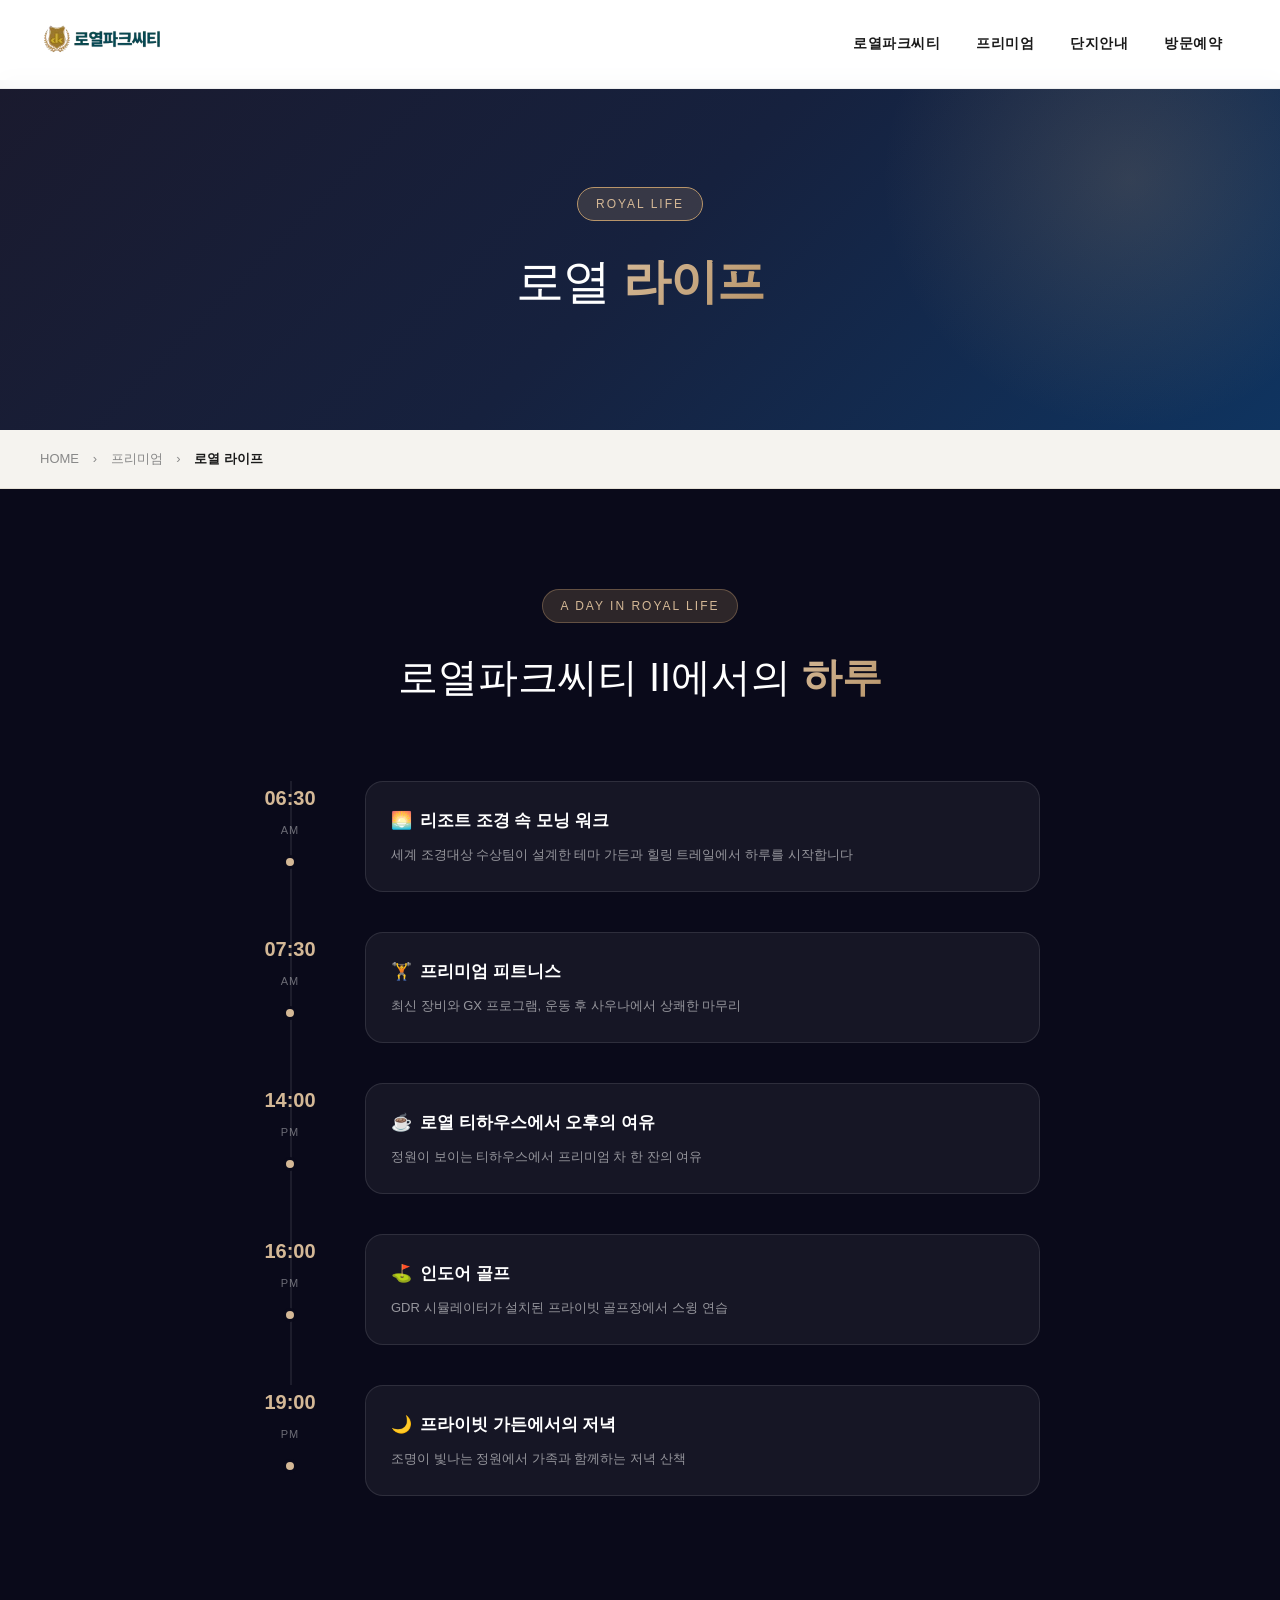
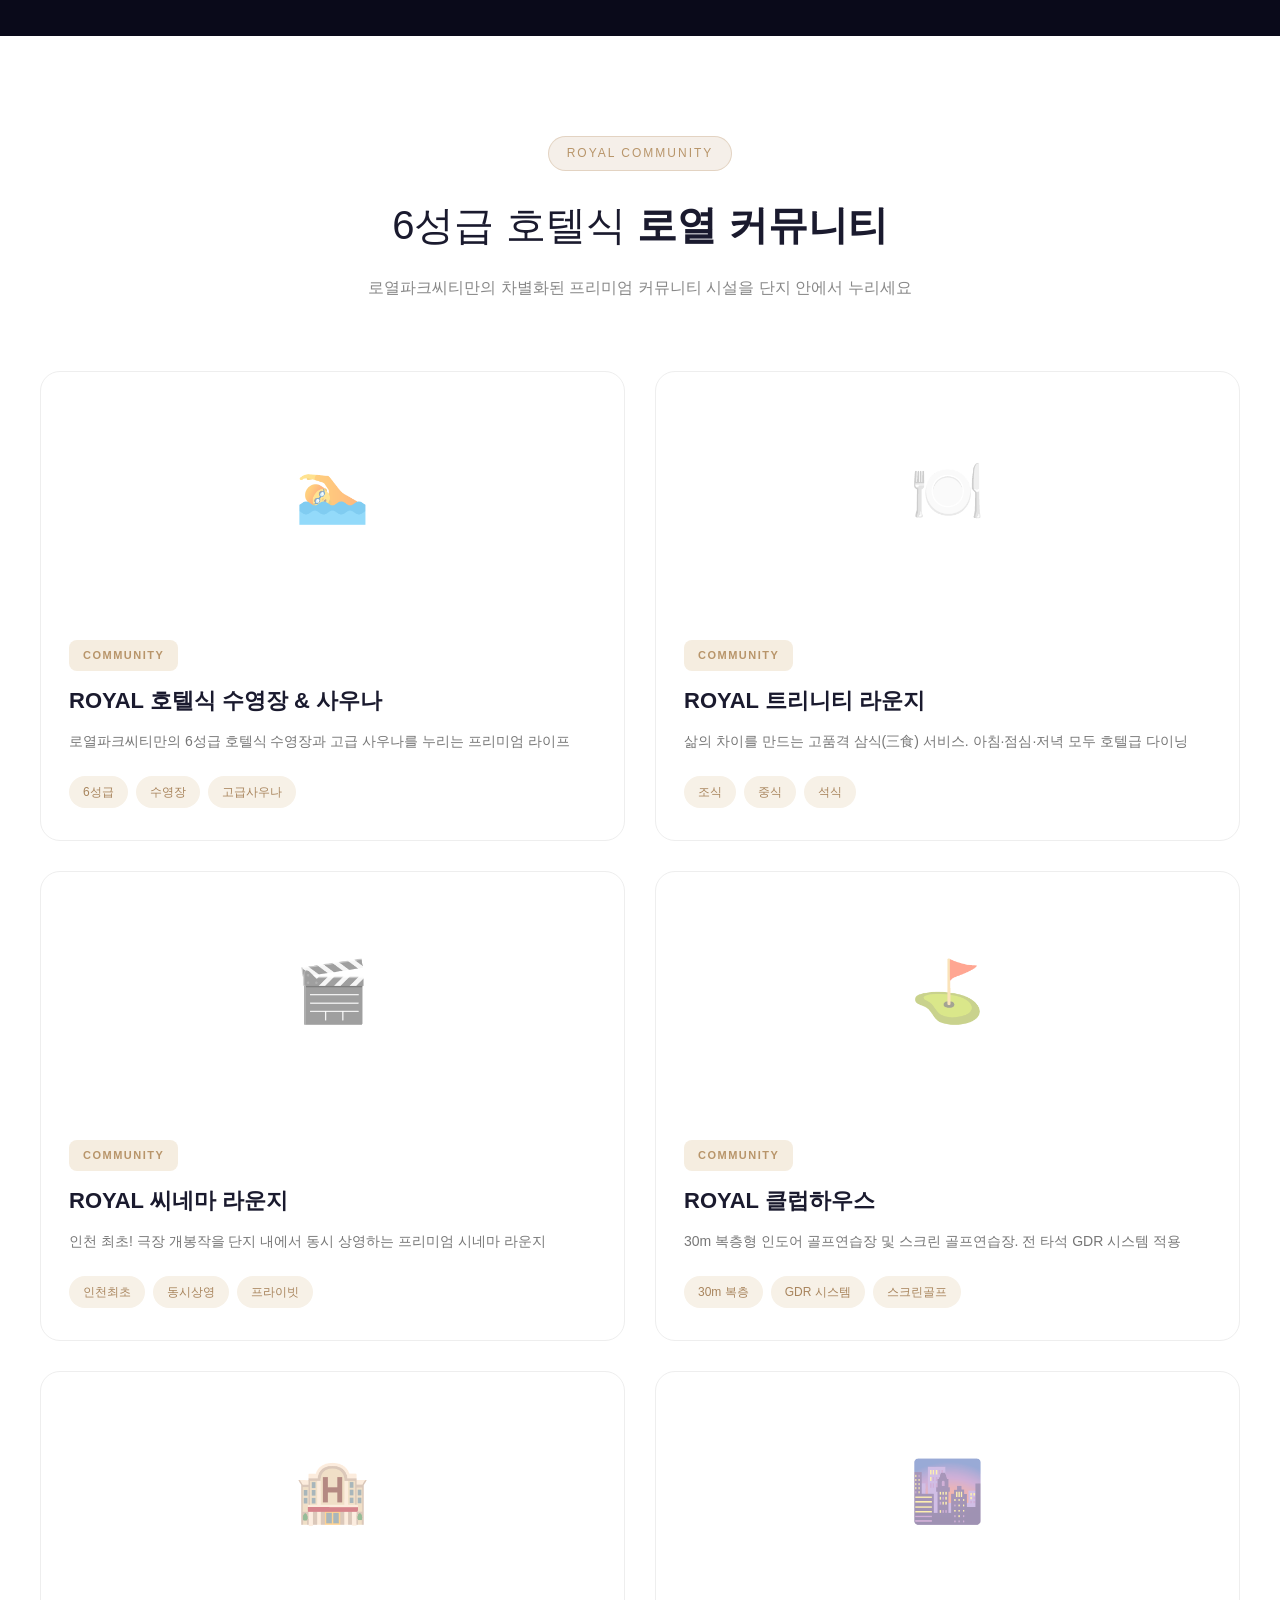
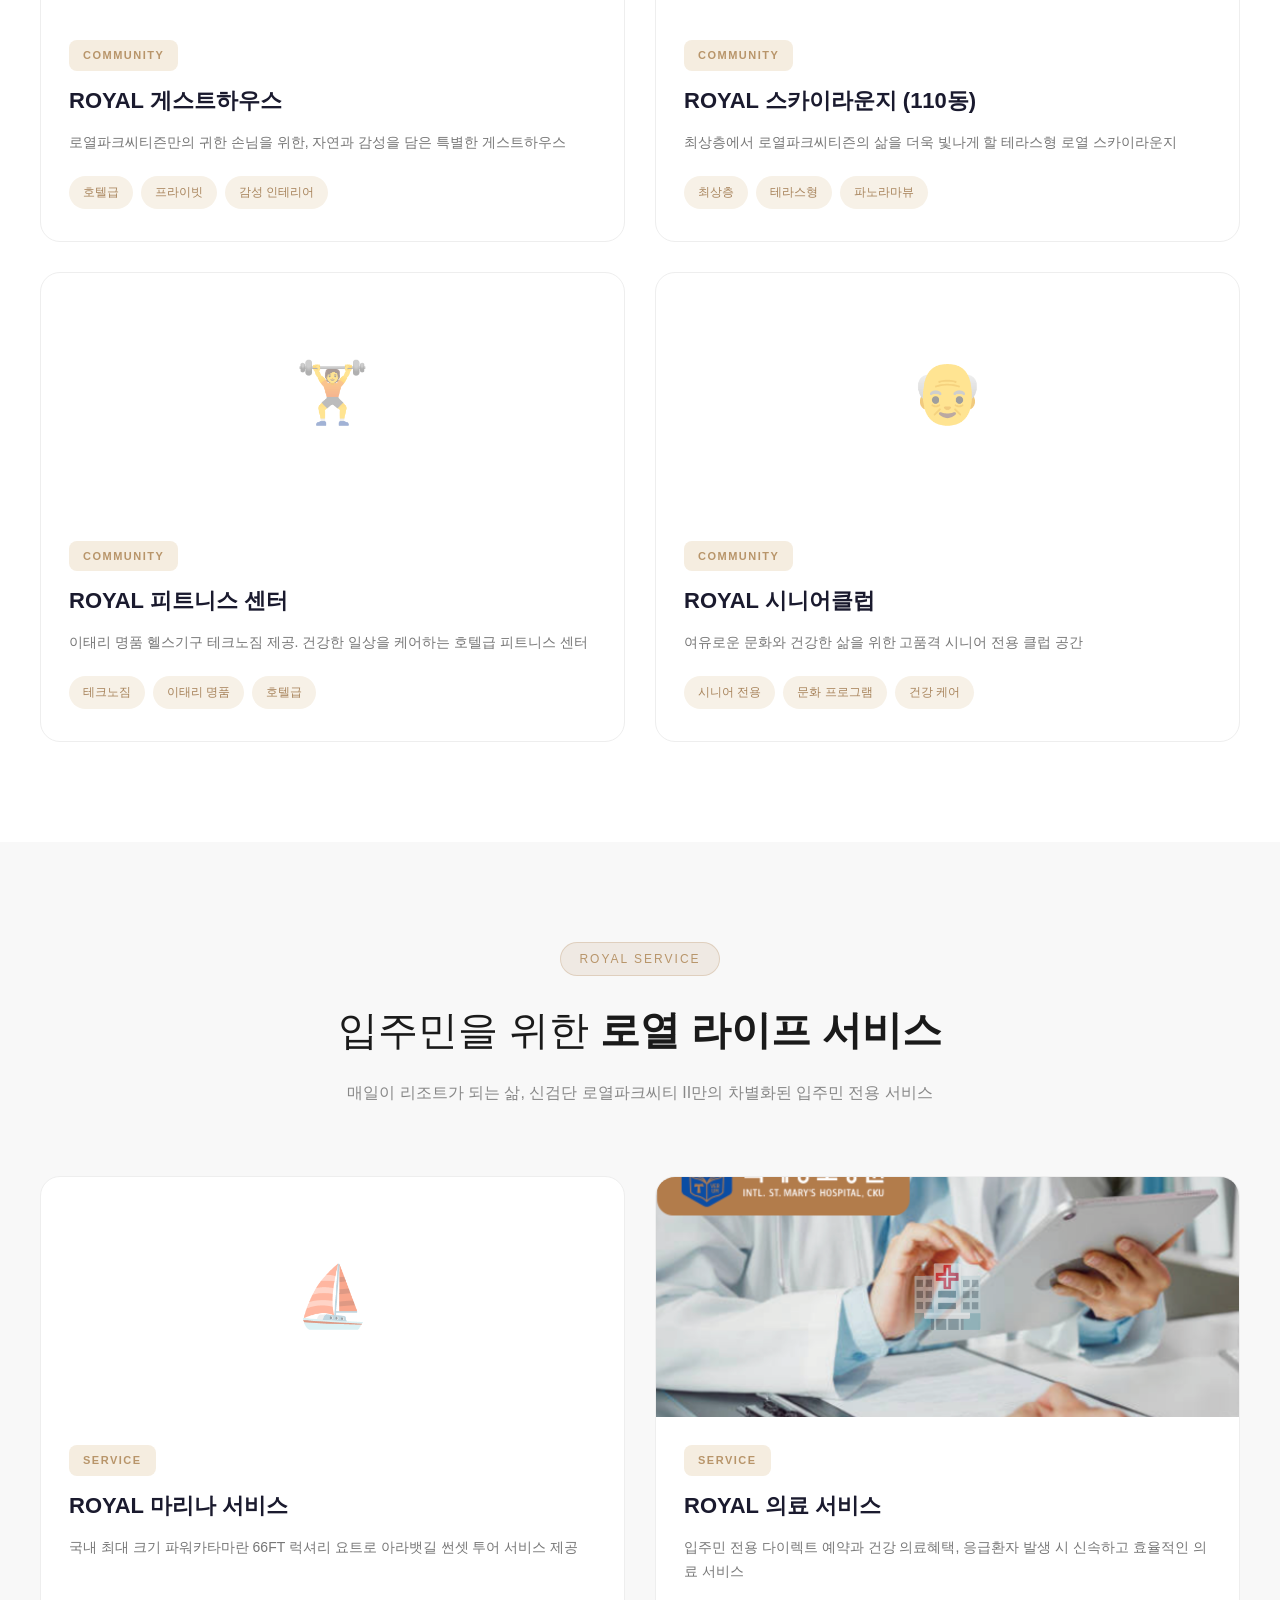
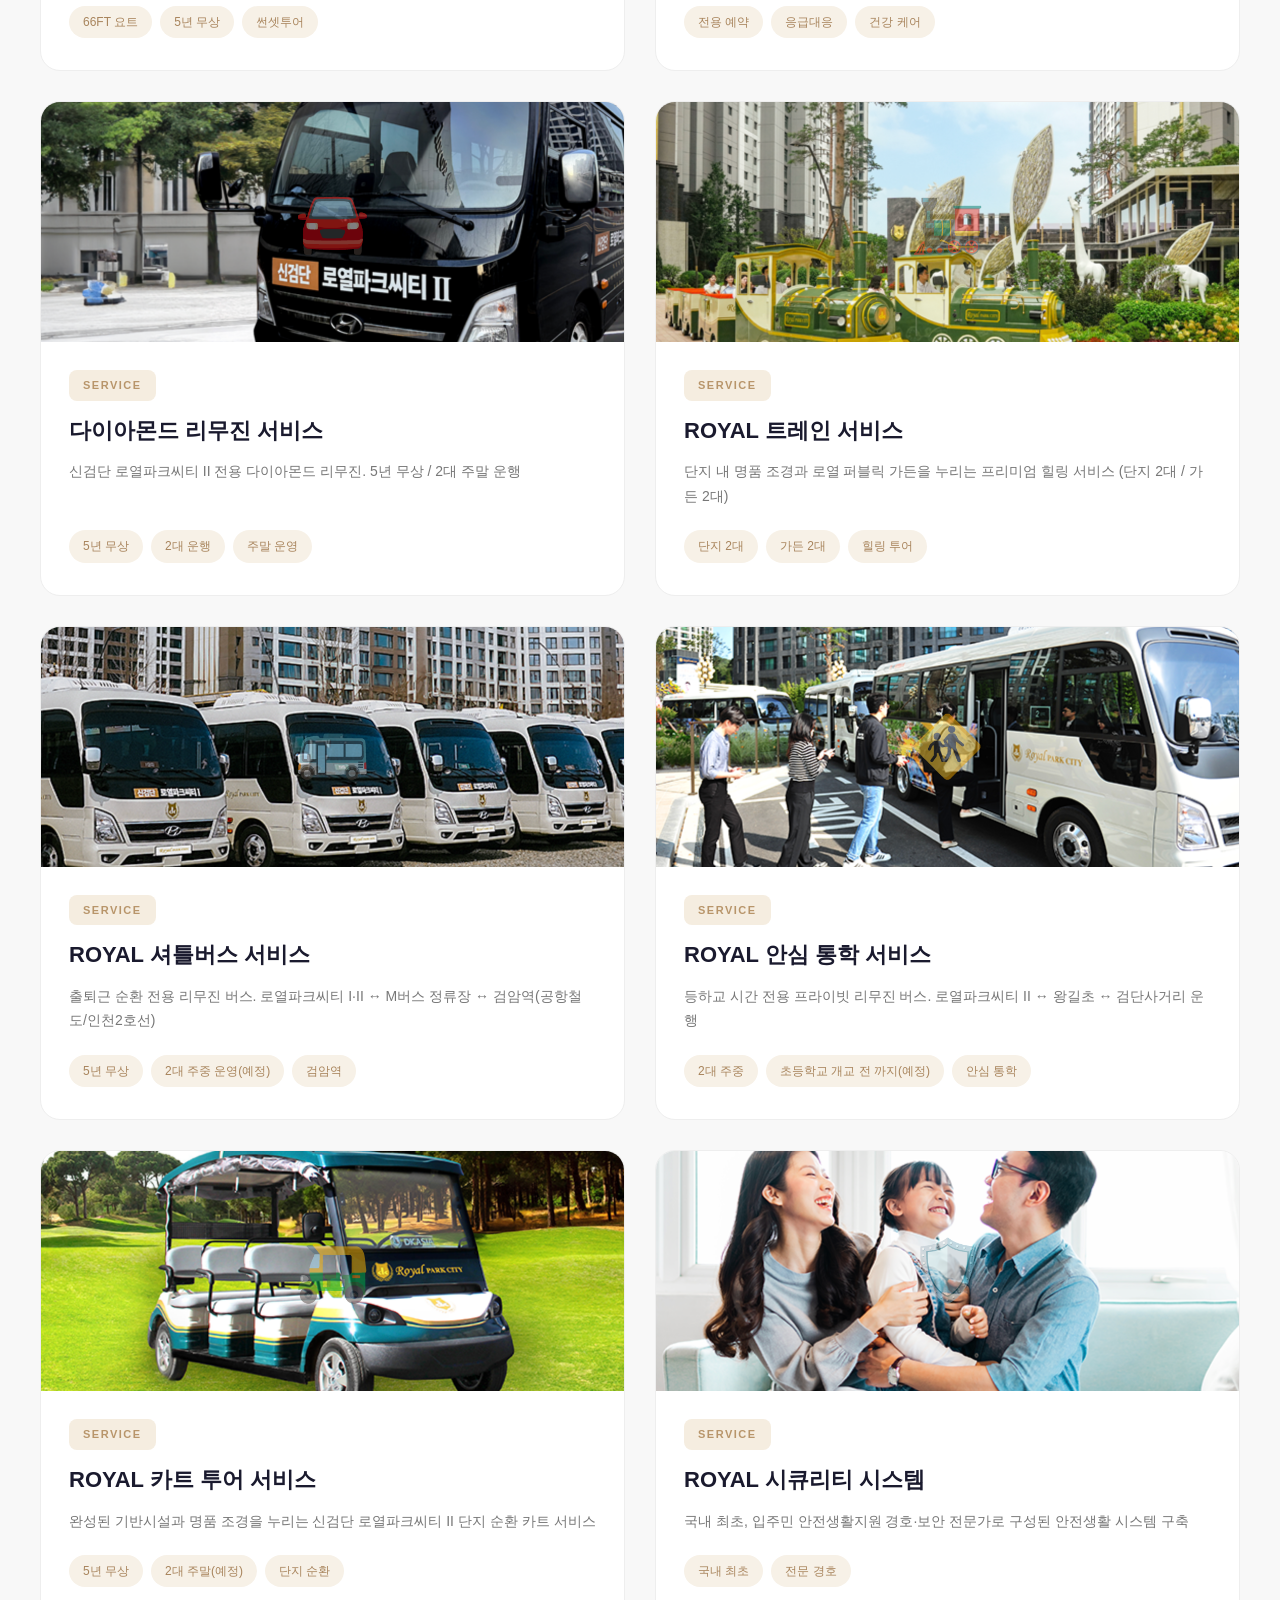
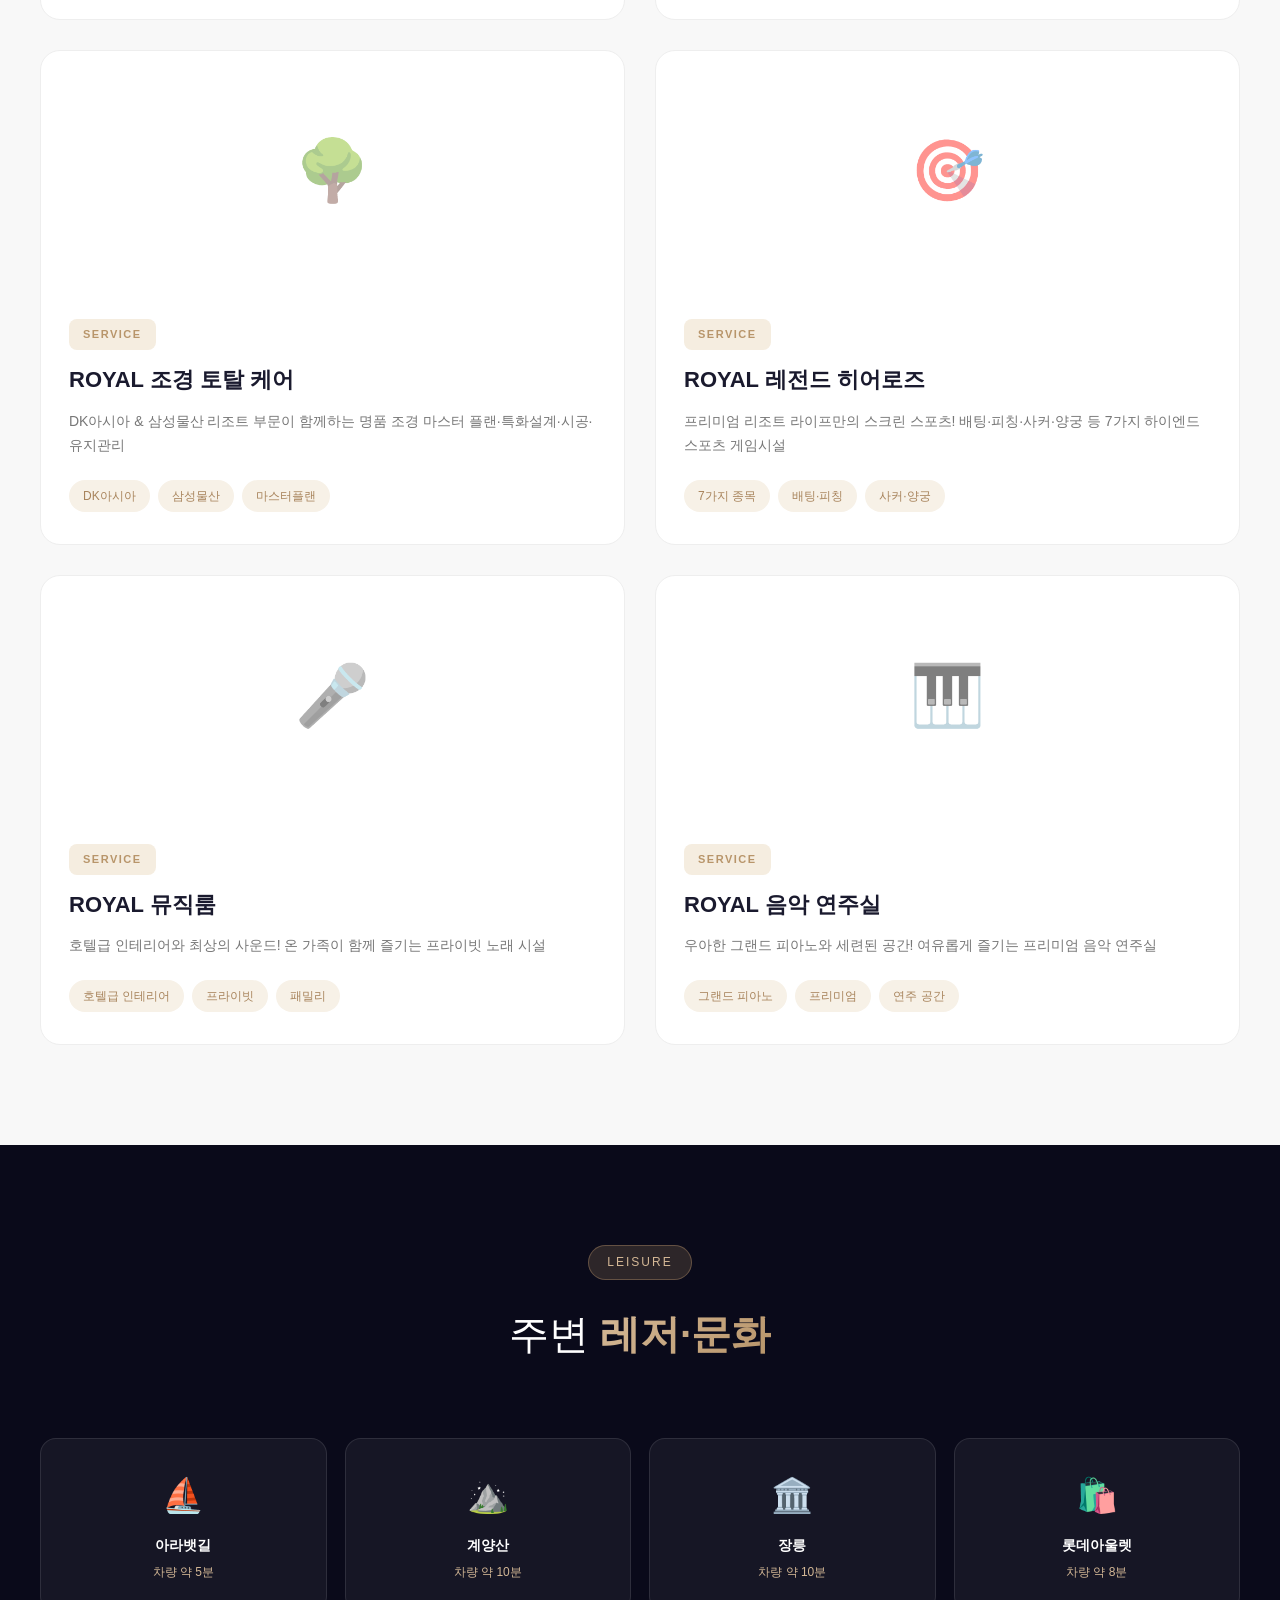
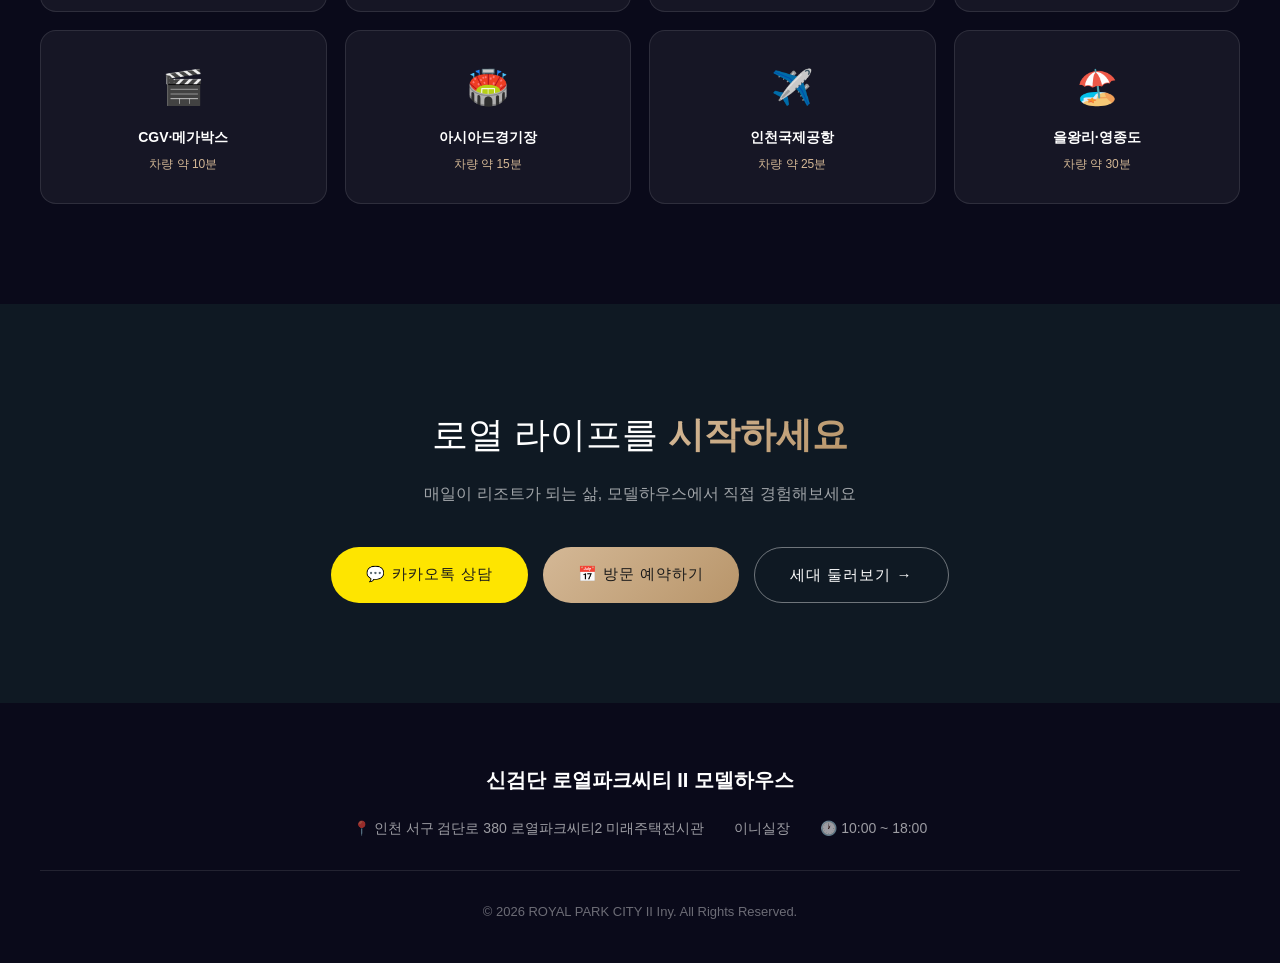
<file: premium/life.html>
<!DOCTYPE html>
<html lang="ko">
<head>
<meta charset="UTF-8">
<meta name="viewport" content="width=device-width, initial-scale=1.0">
<title>로열 라이프 | 신검단 로열파크씨티 II</title>
<link rel="stylesheet" href="../assets/css/style.css">
<style>


  


.sub-hero {
  height: 55vh; min-height: 400px; position: relative;
  display: flex; align-items: center; justify-content: center;
  text-align: center; color: white; background: #0f1923; overflow: hidden;
}
.sub-hero::after {
  content: ''; position: absolute; bottom: 0; left: 0; right: 0;
  height: 120px; background: linear-gradient(transparent, #0a0a1a);
}
.sub-hero-content { position: relative; z-index: 2; }
.sub-hero-breadcrumb { display: flex; align-items: center; justify-content: center; gap: 8px; font-size: 13px; color: rgba(255,255,255,0.5); margin-bottom: 20px; }
.sub-hero-breadcrumb a { color: rgba(255,255,255,0.5); text-decoration: none; }
.sub-hero-breadcrumb a:hover { color: #d4b896; }
.sub-hero-breadcrumb .sep { color: rgba(255,255,255,0.3); }
.sub-hero-breadcrumb .current { color: #d4b896; }
.sub-hero-tag { display: inline-block; padding: 8px 24px; background: rgba(184,149,106,0.2); border: 1px solid rgba(184,149,106,0.4); border-radius: 30px; font-size: 12px; letter-spacing: 3px; color: #d4b896; margin-bottom: 25px; }
.sub-hero h1 { font-size: 52px; font-weight: 300; margin-bottom: 15px; }
.sub-hero h1 strong { font-weight: 700; background: linear-gradient(135deg, #d4b896, #b8956a); -webkit-background-clip: text; -webkit-text-fill-color: transparent; }
.sub-hero p { font-size: 17px; color: rgba(255,255,255,0.7); }

.section-dark { background: #0a0a1a; color: white; padding: 100px 40px; }
.section-light { background: #fff; color: #1a1a2e; padding: 100px 40px; }
.section-gray { background: #f8f8f8; padding: 100px 40px; }
.section-inner { max-width: 1200px; margin: 0 auto; }
.section-header { text-align: center; margin-bottom: 70px; }
.section-header .label { display: inline-block; padding: 6px 18px; background: rgba(184,149,106,0.15); border: 1px solid rgba(184,149,106,0.3); border-radius: 20px; font-size: 12px; letter-spacing: 2px; color: #b8956a; margin-bottom: 20px; }
.section-dark .section-header .label { background: rgba(184,149,106,0.2); border-color: rgba(184,149,106,0.4); color: #d4b896; }
.section-header h2 { font-size: 40px; font-weight: 300; margin-bottom: 15px; }
.section-header h2 strong { font-weight: 700; }
.section-dark .section-header h2 strong { background: linear-gradient(135deg, #d4b896, #b8956a); -webkit-background-clip: text; -webkit-text-fill-color: transparent; }
.section-header p { font-size: 16px; color: #888; line-height: 1.7; }
.section-dark .section-header p { color: rgba(255,255,255,0.6); }

/* ===== 하루 타임라인 ===== */
.daily-timeline { max-width: 800px; margin: 0 auto; }
.daily-item {
  display: grid; grid-template-columns: 100px 1fr; gap: 25px;
  margin-bottom: 40px; position: relative;
}
.daily-item::before {
  content: ''; position: absolute; left: 50px; top: 0;
  width: 2px; height: calc(100% + 40px); background: rgba(255,255,255,0.08);
}
.daily-item:last-child::before { display: none; }
.daily-time { text-align: center; position: relative; z-index: 2; }
.daily-time .time { font-size: 20px; font-weight: 700; color: #d4b896; display: block; }
.daily-time .period { font-size: 11px; color: rgba(255,255,255,0.4); letter-spacing: 1px; }
.daily-time .dot {
  width: 14px; height: 14px; background: #d4b896; border-radius: 50%;
  margin: 12px auto 0; border: 3px solid #0a0a1a;
}
.daily-content {
  background: rgba(255,255,255,0.05); border: 1px solid rgba(255,255,255,0.1);
  border-radius: 18px; padding: 25px; transition: all 0.3s;
}
.daily-content:hover { border-color: rgba(184,149,106,0.3); }
.daily-content h4 { font-size: 17px; font-weight: 700; color: #fff; margin-bottom: 8px; }
.daily-content h4 .dc-icon { margin-right: 8px; }
.daily-content p { font-size: 13px; color: rgba(255,255,255,0.55); line-height: 1.7; }

/* ===== 이미지 카드 그리드 (NEW) ===== */
.feature-grid {
  display: grid;
  grid-template-columns: repeat(2, 1fr);
  gap: 30px;
}
.feature-card {
  background: #fff;
  border: 1px solid #eee;
  border-radius: 20px;
  overflow: hidden;
  transition: all 0.35s ease;
  display: flex;
  flex-direction: column;
}
.feature-card:hover {
  transform: translateY(-6px);
  box-shadow: 0 18px 40px rgba(184,149,106,0.18);
  border-color: #d4b896;
}
.feature-card .fc-image {
  width: 100%;
  height: 240px;
  background: linear-gradient(135deg, #f5ede0, #e8d9bf);
  background-size: cover;
  background-position: center;
  position: relative;
  overflow: hidden;
}
.feature-card .fc-image::after {
  content: attr(data-placeholder);
  position: absolute;
  inset: 0;
  display: flex;
  align-items: center;
  justify-content: center;
  font-size: 60px;
  opacity: 0.5;
}
.feature-card .fc-image.has-img::after { display: none; }
.feature-card .fc-body {
  padding: 28px 28px 32px;
  flex: 1;
  display: flex;
  flex-direction: column;
}
.feature-card .fc-cat {
  display: inline-block;
  padding: 6px 14px;
  background: #f5ede0;
  color: #b8956a;
  border-radius: 8px;
  font-size: 11px;
  font-weight: 700;
  letter-spacing: 1.5px;
  margin-bottom: 16px;
  align-self: flex-start;
}
.feature-card .fc-title {
  font-size: 22px;
  font-weight: 700;
  color: #1a1a2e;
  margin-bottom: 14px;
  line-height: 1.3;
}
.feature-card .fc-desc {
  font-size: 14px;
  color: #777;
  line-height: 1.75;
  margin-bottom: 22px;
  flex: 1;
}
.feature-card .fc-tags {
  display: flex;
  flex-wrap: wrap;
  gap: 8px;
}
.feature-card .fc-tags span {
  padding: 6px 14px;
  background: #f7f1e7;
  color: #a8845c;
  border-radius: 20px;
  font-size: 12px;
  font-weight: 500;
}

/* ===== 주변 레저 ===== */
.leisure-grid { display: grid; grid-template-columns: repeat(4, 1fr); gap: 18px; }
.ls-card {
  background: rgba(255,255,255,0.05); border: 1px solid rgba(255,255,255,0.1);
  border-radius: 16px; padding: 28px 18px; text-align: center; transition: all 0.3s;
}
.ls-card:hover { border-color: rgba(184,149,106,0.4); transform: translateY(-4px); }
.ls-card .ls-icon { font-size: 34px; margin-bottom: 10px; }
.ls-card h4 { font-size: 14px; font-weight: 700; color: #fff; margin-bottom: 4px; }
.ls-card .ls-dist { font-size: 12px; color: #d4b896; }

/* CTA */
.page-cta { background: #0f1923; color: white; text-align: center; padding: 100px 40px; }
.page-cta h2 { font-size: 36px; font-weight: 300; margin-bottom: 15px; }
.page-cta h2 strong { background: linear-gradient(135deg, #d4b896, #b8956a); -webkit-background-clip: text; -webkit-text-fill-color: transparent; font-weight: 700; }
.page-cta p { color: rgba(255,255,255,0.6); font-size: 16px; margin-bottom: 40px; }
.page-cta-buttons { display: flex; gap: 15px; justify-content: center; flex-wrap: wrap; }

@media (max-width: 1024px) {
  .leisure-grid { grid-template-columns: repeat(2, 1fr); }
}
@media (max-width: 768px) {
  .sub-hero { height: 45vh; min-height: 350px; }
  .sub-hero h1 { font-size: 32px; }
  .section-dark, .section-light, .section-gray { padding: 70px 20px; }
  .section-header h2 { font-size: 28px; }
  .daily-item { grid-template-columns: 70px 1fr; gap: 15px; }
  .daily-item::before { left: 35px; }
  .feature-grid { grid-template-columns: 1fr; gap: 22px; }
  .feature-card .fc-image { height: 200px; }
  .feature-card .fc-body { padding: 22px; }
  .feature-card .fc-title { font-size: 18px; }
  .leisure-grid { grid-template-columns: 1fr 1fr; }
  .page-cta h2 { font-size: 26px; }
}



/* 기본 숨김 */
.mobile-header,
.mobile-menu {
  display: none;
}



/* 모바일 전용 */
@media (max-width: 768px) {

  nav { display: none !important; } /* 기존 nav 숨김 */

  .mobile-header {
    display: flex;
    justify-content: space-between;
    align-items: center;
    padding: 15px 20px;
    background: white;
    position: fixed;
    top: 0;
    width: 100%;
    z-index: 9999;
  }

  .mobile-logo img { height: 40px; }

  .hamburger {
    font-size: 28px;
    background: none;
    border: none;
    cursor: pointer;
  }

  .mobile-menu {
    display: block;
    position: fixed;
    top: 0;
    right: -100%;
    width: 80%;
    height: 100vh;
    background: white;
    transition: right 0.3s ease;
    z-index: 10000;
  }

  .mobile-menu.active {
    right: 0;
  }

  .mobile-menu-inner {
    padding: 80px 30px;
    display: flex;
    flex-direction: column;
    gap: 25px;
  }

  .mobile-menu-inner a {
    text-decoration: none;
    color: #1a1a1a;
    font-size: 18px;
  }

  .close-btn {
    position: absolute;
    top: 20px;
    right: 25px;
    background: none;
    border: none;
    font-size: 28px;
    cursor: pointer;
  }

  body { padding-top: 0px; }
}

  


  @media (max-width: 768px) {

  .mobile-menu-inner {
    padding: 80px 30px;
    display: flex;
    flex-direction: column;
    gap: 15px;
  }

  .mobile-link {
    font-size: 18px;
    padding: 15px 0;
    cursor: pointer;
    border-bottom: 1px solid #eee;
  }

  .mobile-sub {
    display: none;
    padding-left: 15px;
  }

  .mobile-sub a {
    display: block;
    padding: 10px 0;
    font-size: 15px;
    color: #444;
    text-decoration: none;
  }

  .mobile-item.open .mobile-sub {
    display: block;
  }

  .mobile-single {
    padding: 15px 0;
    font-size: 18px;
    text-decoration: none;
    color: #1a1a1a;
    border-bottom: 1px solid #eee;
  }
}

#scrollTopBtn {
  position: fixed;
  bottom: 30px;
  right: 30px;
  background: #d4b896;
  color: white;
  border: none;
  width: 50px;
  height: 50px;
  border-radius: 50%;
  font-size: 22px;
  cursor: pointer;
  display: none;
  z-index: 9999;
  transition: 0.3s;
}

#scrollTopBtn:hover {
  background: #b8956a;
}

</style>
</head>
<body>

<nav>
  <div class="logo-area">
    <a href="../index.html"><img src="../assets/images/logo.png" alt="Royal Park City" class="logo-img"></a>
  </div>
  <ul class="nav-links">
    <li class="nav-item"><a href="#">로열파크씨티</a>
      <ul class="dropdown">
        <li><a href="../about/overview.html">사업개요</a></li>
        <li><a href="../about/brand-story.html">브랜드 스토리</a></li>
        <li><a href="../about/royal-signature.html">로열 시그니처</a></li>
        <li><a href="../about/royal-public-garden.html">로열 퍼블릭 가든</a></li>
      </ul>
    </li>
    <li class="nav-item"><a href="#">프리미엄</a>
      <ul class="dropdown">
        <li><a href="../premium/investment.html">로열 투자가치</a></li>
        <li><a href="../premium/premium.html">로열 프리미엄</a></li>
        <li><a href="../premium/infra.html">로열 인프라</a></li>
        <li><a href="../premium/life.html">로열 라이프</a></li>
      </ul>
    </li>
    <!-- <li class="nav-item"><a href="#">로열 아너스 클럽</a>
      <ul class="dropdown">
        <li><a href="../honors-club/community-center.html">로열 커뮤니티 센터</a></li>
        <li><a href="../honors-club/indoor-golf.html">로열 인도어 골프</a></li>
        <li><a href="../honors-club/tea-house.html">로열 티하우스</a></li>
        <li><a href="../honors-club/private-garden.html">로열 프라이빗 가든</a></li>
        <li><a href="../honors-club/book-house.html">로열 북하우스</a></li>
        <li><a href="../honors-club/marina.html">로열 마리나 서비스</a></li>
        <li><a href="../honors-club/lounge.html">로열 라운지 서비스</a></li>
        <li><a href="../honors-club/family-room.html">로열 패밀리룸</a></li>
        <li><a href="../honors-club/guest-house.html">로열 게스트 하우스</a></li>
      </ul>
    </li> -->
    <li class="nav-item"><a href="#">단지안내</a>
      <ul class="dropdown">
        <li><a href="../complex/unit-info.html">세대안내</a></li>
    
      </ul>
    </li>
    <li class="nav-item"><a href="#">방문예약</a>
      <ul class="dropdown">
        <li><a href="../reservation/visit.html">방문예약</a></li>
    
      </ul>
    </li>
  </ul>
</nav>


<!-- ✅ 모바일 헤더 -->
<div class="mobile-header">
  <div class="mobile-logo">
     <a href="../index.html"><img src="../assets/images/logo.png" alt="Royal Park City"></a>
  </div>
  <button id="hamburgerBtn" class="hamburger">☰</button>
</div>

<!-- ✅ 모바일 사이드 메뉴 -->
<div id="mobileMenu" class="mobile-menu">
  <div class="mobile-menu-inner">
    <button id="closeBtn" class="close-btn">✕</button>

    <!-- 로열파크씨티 -->
    <div class="mobile-item has-sub">
      <div class="mobile-link">로열파크씨티</div>
      <div class="mobile-sub">
        <a href="../about/overview.html">사업개요</a>
        <a href="../about/brand-story.html">브랜드 스토리</a>
        <a href="../about/royal-signature.html">로열 시그니처</a>
	   <a href="../about/royal-public-garden.html">로열 퍼블릭 가든</a>

      </div>
    </div>

    <!-- 프리미엄 -->
    <div class="mobile-item has-sub">
      <div class="mobile-link">프리미엄</div>
      <div class="mobile-sub">
        <a href="../premium/investment.html">로열 투자가치</a>
        <a href="../premium/premium.html">로열 프리미엄</a>
        <a href="../premium/infra.html">로열 인프라</a>
        <a href="../premium/life.html">로열 라이프</a>
      </div>
    </div>

    <!-- 단일 링크 -->
    <a href="../complex/unit-info.html" class="mobile-single">단지안내</a>
    <a href="../reservation/visit.html" class="mobile-single">방문예약</a>

  </div>
</div>




<!-- 페이지 헤더 -->
<section class="page-header">
  <div class="page-header-content">
    <div class="page-tag">ROYAL LIFE</div>
    <h1>로열 <strong>라이프</strong></h1>
  </div>
</section>

<!-- 브레드크럼 -->
<div class="breadcrumb">
  <div class="breadcrumb-inner">
    <a href="../index.html">HOME</a>
    <span class="breadcrumb-sep">›</span>
    <a href="#">프리미엄</a>
    <span class="breadcrumb-sep">›</span>
    <span class="breadcrumb-current">로열 라이프</span>
  </div>
</div>


<!-- 하루의 라이프 -->
<section class="section-dark">
  <div class="section-inner">
    <div class="section-header">
      <div class="label">A DAY IN ROYAL LIFE</div>
      <h2>로열파크씨티 II에서의 <strong>하루</strong></h2>
    </div>

    <div class="daily-timeline">
      <div class="daily-item">
        <div class="daily-time">
          <span class="time">06:30</span>
          <span class="period">AM</span>
          <div class="dot"></div>
        </div>
        <div class="daily-content">
          <h4><span class="dc-icon">🌅</span>리조트 조경 속 모닝 워크</h4>
          <p>세계 조경대상 수상팀이 설계한 테마 가든과 힐링 트레일에서 하루를 시작합니다</p>
        </div>
      </div>

      <div class="daily-item">
        <div class="daily-time">
          <span class="time">07:30</span>
          <span class="period">AM</span>
          <div class="dot"></div>
        </div>
        <div class="daily-content">
          <h4><span class="dc-icon">🏋️</span>프리미엄 피트니스</h4>
          <p>최신 장비와 GX 프로그램, 운동 후 사우나에서 상쾌한 마무리</p>
        </div>
      </div>

      <div class="daily-item">
        <div class="daily-time">
          <span class="time">14:00</span>
          <span class="period">PM</span>
          <div class="dot"></div>
        </div>
        <div class="daily-content">
          <h4><span class="dc-icon">☕</span>로열 티하우스에서 오후의 여유</h4>
          <p>정원이 보이는 티하우스에서 프리미엄 차 한 잔의 여유</p>
        </div>
      </div>

      <div class="daily-item">
        <div class="daily-time">
          <span class="time">16:00</span>
          <span class="period">PM</span>
          <div class="dot"></div>
        </div>
        <div class="daily-content">
          <h4><span class="dc-icon">⛳</span>인도어 골프</h4>
          <p>GDR 시뮬레이터가 설치된 프라이빗 골프장에서 스윙 연습</p>
        </div>
      </div>

      <div class="daily-item">
        <div class="daily-time">
          <span class="time">19:00</span>
          <span class="period">PM</span>
          <div class="dot"></div>
        </div>
        <div class="daily-content">
          <h4><span class="dc-icon">🌙</span>프라이빗 가든에서의 저녁</h4>
          <p>조명이 빛나는 정원에서 가족과 함께하는 저녁 산책</p>
        </div>
      </div>
    </div>
  </div>
</section>


<!-- ===== 로열 커뮤니티 (8개) ===== -->
<section class="section-light">
  <div class="section-inner">
    <div class="section-header">
      <div class="label">ROYAL COMMUNITY</div>
      <h2>6성급 호텔식 <strong>로열 커뮤니티</strong></h2>
      <p>로열파크씨티만의 차별화된 프리미엄 커뮤니티 시설을 단지 안에서 누리세요</p>
    </div>

    <div class="feature-grid">
      <!-- 1. 호텔식 수영장 & 사우나 -->
      <div class="feature-card">
        <div class="fc-image" data-placeholder="🏊" style="background-image: url('https://royalparkcity-season2-1st.co.kr/final/assets/images/sub/hc4_1_241213_01.png');"></div>
        <div class="fc-body">
          <span class="fc-cat">COMMUNITY</span>
          <h3 class="fc-title">ROYAL 호텔식 수영장 &amp; 사우나</h3>
          <p class="fc-desc">로열파크씨티만의 6성급 호텔식 수영장과 고급 사우나를 누리는 프리미엄 라이프</p>
          <div class="fc-tags">
            <span>6성급</span><span>수영장</span><span>고급사우나</span>
          </div>
        </div>
      </div>

      <!-- 2. 트리니티 라운지 -->
      <div class="feature-card">
        <div class="fc-image" data-placeholder="🍽️" style="background-image: url('https://royalparkcity-season2-1st.co.kr/final/assets/images/sub/hc3_1_241213_03.png');"></div>
        <div class="fc-body">
          <span class="fc-cat">COMMUNITY</span>
          <h3 class="fc-title">ROYAL 트리니티 라운지</h3>
          <p class="fc-desc">삶의 차이를 만드는 고품격 삼식(三食) 서비스. 아침·점심·저녁 모두 호텔급 다이닝</p>
          <div class="fc-tags">
            <span>조식</span><span>중식</span><span>석식</span>
          </div>
        </div>
      </div>

      <!-- 3. 씨네마 라운지 -->
      <div class="feature-card">
        <div class="fc-image" data-placeholder="🎬" style="background-image: url('https://royalparkcity-season2-1st.co.kr/final/assets/images/sub/hc6_1_241213_02.png');"></div>
        <div class="fc-body">
          <span class="fc-cat">COMMUNITY</span>
          <h3 class="fc-title">ROYAL 씨네마 라운지</h3>
          <p class="fc-desc">인천 최초! 극장 개봉작을 단지 내에서 동시 상영하는 프리미엄 시네마 라운지</p>
          <div class="fc-tags">
            <span>인천최초</span><span>동시상영</span><span>프라이빗</span>
          </div>
        </div>
      </div>

      <!-- 4. 클럽하우스 -->
      <div class="feature-card">
        <div class="fc-image" data-placeholder="⛳" style="background-image: url('https://royalparkcity-season2-1st.co.kr/final/assets/images/sub/hc5_1_241213_03.png');"></div>
        <div class="fc-body">
          <span class="fc-cat">COMMUNITY</span>
          <h3 class="fc-title">ROYAL 클럽하우스</h3>
          <p class="fc-desc">30m 복층형 인도어 골프연습장 및 스크린 골프연습장. 전 타석 GDR 시스템 적용</p>
          <div class="fc-tags">
            <span>30m 복층</span><span>GDR 시스템</span><span>스크린골프</span>
          </div>
        </div>
      </div>

      <!-- 5. 게스트하우스 -->
      <div class="feature-card">
        <div class="fc-image" data-placeholder="🏨" style="background-image: url('https://royalparkcity-season2-1st.co.kr/final/assets/images/sub/hc9_2_241213_03.png');"></div>
        <div class="fc-body">
          <span class="fc-cat">COMMUNITY</span>
          <h3 class="fc-title">ROYAL 게스트하우스</h3>
          <p class="fc-desc">로열파크씨티즌만의 귀한 손님을 위한, 자연과 감성을 담은 특별한 게스트하우스</p>
          <div class="fc-tags">
            <span>호텔급</span><span>프라이빗</span><span>감성 인테리어</span>
          </div>
        </div>
      </div>

      <!-- 6. 스카이라운지 -->
      <div class="feature-card">
        <div class="fc-image" data-placeholder="🌆" style="background-image: url('https://royalparkcity-season2-1st.co.kr/final/assets/images/sub/hc3_2_241213_02.png');"></div>
        <div class="fc-body">
          <span class="fc-cat">COMMUNITY</span>
          <h3 class="fc-title">ROYAL 스카이라운지 (110동)</h3>
          <p class="fc-desc">최상층에서 로열파크씨티즌의 삶을 더욱 빛나게 할 테라스형 로열 스카이라운지</p>
          <div class="fc-tags">
            <span>최상층</span><span>테라스형</span><span>파노라마뷰</span>
          </div>
        </div>
      </div>

      <!-- 7. 피트니스 센터 -->
      <div class="feature-card">
        <div class="fc-image" data-placeholder="🏋️" style="background-image: url('https://royalparkcity-season2-1st.co.kr/final/assets/images/sub/hc4_2_241213_01.png');"></div>
        <div class="fc-body">
          <span class="fc-cat">COMMUNITY</span>
          <h3 class="fc-title">ROYAL 피트니스 센터</h3>
          <p class="fc-desc">이태리 명품 헬스기구 테크노짐 제공. 건강한 일상을 케어하는 호텔급 피트니스 센터</p>
          <div class="fc-tags">
            <span>테크노짐</span><span>이태리 명품</span><span>호텔급</span>
          </div>
        </div>
      </div>

      <!-- 8. 시니어클럽 -->
      <div class="feature-card">
        <div class="fc-image" data-placeholder="👴" style="background-image: url('https://royalparkcity-season2-1st.co.kr/final/assets/images/sub/hc8_3_241213_01.png');"></div>
        <div class="fc-body">
          <span class="fc-cat">COMMUNITY</span>
          <h3 class="fc-title">ROYAL 시니어클럽</h3>
          <p class="fc-desc">여유로운 문화와 건강한 삶을 위한 고품격 시니어 전용 클럽 공간</p>
          <div class="fc-tags">
            <span>시니어 전용</span><span>문화 프로그램</span><span>건강 케어</span>
          </div>
        </div>
      </div>
    </div>
  </div>
</section>


<!-- ===== 로열 서비스 (13개) ===== -->
<section class="section-gray">
  <div class="section-inner">
    <div class="section-header">
      <div class="label">ROYAL SERVICE</div>
      <h2>입주민을 위한 <strong>로열 라이프 서비스</strong></h2>
      <p>매일이 리조트가 되는 삶, 신검단 로열파크씨티 II만의 차별화된 입주민 전용 서비스</p>
    </div>

    <div class="feature-grid">
      <!-- 1. 마리나 서비스 -->
      <div class="feature-card">
        <div class="fc-image" data-placeholder="⛵" style="background-image: url('https://royalparkcity-season2-1st.co.kr/final/assets/images/sub/img_sub3_4_250829_02.png');"></div>
        <div class="fc-body">
          <span class="fc-cat">SERVICE</span>
          <h3 class="fc-title">ROYAL 마리나 서비스</h3>
          <p class="fc-desc">국내 최대 크기 파워카타마란 66FT 럭셔리 요트로 아라뱃길 썬셋 투어 서비스 제공</p>
          <div class="fc-tags">
            <span>66FT 요트</span><span>5년 무상</span><span>썬셋투어</span>
          </div>
        </div>
      </div>

      <!-- 2. 의료 서비스 -->
      <div class="feature-card">
        <div class="fc-image" data-placeholder="🏥" style="background-image: url('../assets/images/service/medical.png');"></div>
        <div class="fc-body">
          <span class="fc-cat">SERVICE</span>
          <h3 class="fc-title">ROYAL 의료 서비스</h3>
          <p class="fc-desc">입주민 전용 다이렉트 예약과 건강 의료혜택, 응급환자 발생 시 신속하고 효율적인 의료 서비스</p>
          <div class="fc-tags">
            <span>전용 예약</span><span>응급대응</span><span>건강 케어</span>
          </div>
        </div>
      </div>

      <!-- 3. 다이아몬드 리무진 -->
      <div class="feature-card">
        <div class="fc-image" data-placeholder="🚘" style="background-image: url('../assets/images/service/limousine.png');"></div>
        <div class="fc-body">
          <span class="fc-cat">SERVICE</span>
          <h3 class="fc-title">다이아몬드 리무진 서비스</h3>
          <p class="fc-desc">신검단 로열파크씨티 II 전용 다이아몬드 리무진. 5년 무상 / 2대 주말 운행</p>
          <div class="fc-tags">
            <span>5년 무상</span><span>2대 운행</span><span>주말 운영</span>
          </div>
        </div>
      </div>

      <!-- 4. 트레인 서비스 -->
      <div class="feature-card">
        <div class="fc-image" data-placeholder="🚂" style="background-image: url('../assets/images/service/train.png');"></div>
        <div class="fc-body">
          <span class="fc-cat">SERVICE</span>
          <h3 class="fc-title">ROYAL 트레인 서비스</h3>
          <p class="fc-desc">단지 내 명품 조경과 로열 퍼블릭 가든을 누리는 프리미엄 힐링 서비스 (단지 2대 / 가든 2대)</p>
          <div class="fc-tags">
            <span>단지 2대</span><span>가든 2대</span><span>힐링 투어</span>
          </div>
        </div>
      </div>

      <!-- 5. 셔틀버스 -->
      <div class="feature-card">
        <div class="fc-image" data-placeholder="🚌" style="background-image: url('../assets/images/service/shuttle.png');"></div>
        <div class="fc-body">
          <span class="fc-cat">SERVICE</span>
          <h3 class="fc-title">ROYAL 셔틀버스 서비스</h3>
          <p class="fc-desc">출퇴근 순환 전용 리무진 버스. 로열파크씨티 I·II ↔ M버스 정류장 ↔ 검암역(공항철도/인천2호선)</p>
          <div class="fc-tags">
            <span>5년 무상</span><span>2대 주중 운영(예정)</span><span>검암역</span>
          </div>
        </div>
      </div>

      <!-- 6. 안심 통학 -->
      <div class="feature-card">
        <div class="fc-image" data-placeholder="🚸" style="background-image: url('../assets/images/service/school-bus.png');"></div>
        <div class="fc-body">
          <span class="fc-cat">SERVICE</span>
          <h3 class="fc-title">ROYAL 안심 통학 서비스</h3>
          <p class="fc-desc">등하교 시간 전용 프라이빗 리무진 버스. 로열파크씨티 II ↔ 왕길초 ↔ 검단사거리 운행</p>
          <div class="fc-tags">
            <span>2대 주중</span><span>초등학교 개교 전 까지(예정)</span><span>안심 통학</span>
          </div>
        </div>
      </div>

      <!-- 7. 카트 투어 -->
      <div class="feature-card">
        <div class="fc-image" data-placeholder="🛺" style="background-image: url('../assets/images/service/cart.png');"></div>
        <div class="fc-body">
          <span class="fc-cat">SERVICE</span>
          <h3 class="fc-title">ROYAL 카트 투어 서비스</h3>
          <p class="fc-desc">완성된 기반시설과 명품 조경을 누리는 신검단 로열파크씨티 II 단지 순환 카트 서비스</p>
          <div class="fc-tags">
            <span>5년 무상</span><span>2대 주말(예정)</span><span>단지 순환</span>
          </div>
        </div>
      </div>

      <!-- 8. 시큐리티 -->
      <div class="feature-card">
        <div class="fc-image" data-placeholder="🛡️" style="background-image: url('../assets/images/service/security.png');"></div>
        <div class="fc-body">
          <span class="fc-cat">SERVICE</span>
          <h3 class="fc-title">ROYAL 시큐리티 시스템</h3>
          <p class="fc-desc">국내 최초, 입주민 안전생활지원 경호·보안 전문가로 구성된 안전생활 시스템 구축</p>
          <div class="fc-tags">
            <span>국내 최초</span><span>전문 경호</span>
          </div>
        </div>
      </div>

      <!-- 9. 조경 토탈 케어 -->
      <div class="feature-card">
        <div class="fc-image" data-placeholder="🌳" style="background-image: url('https://royalparkcity-season2-1st.co.kr/final/assets/images/sub/img_sub3_4_250721_04.png');"></div>
        <div class="fc-body">
          <span class="fc-cat">SERVICE</span>
          <h3 class="fc-title">ROYAL 조경 토탈 케어</h3>
          <p class="fc-desc">DK아시아 &amp; 삼성물산 리조트 부문이 함께하는 명품 조경 마스터 플랜·특화설계·시공·유지관리</p>
          <div class="fc-tags">
            <span>DK아시아</span><span>삼성물산</span><span>마스터플랜</span>
          </div>
        </div>
      </div>

      <!-- 10. 레전드 히어로즈 -->
      <div class="feature-card">
        <div class="fc-image" data-placeholder="🎯" style="background-image: url('https://royalparkcity-season2-1st.co.kr/final/assets/images/sub/hc6_1_260104_02.png');"></div>
        <div class="fc-body">
          <span class="fc-cat">SERVICE</span>
          <h3 class="fc-title">ROYAL 레전드 히어로즈</h3>
          <p class="fc-desc">프리미엄 리조트 라이프만의 스크린 스포츠! 배팅·피칭·사커·양궁 등 7가지 하이엔드 스포츠 게임시설</p>
          <div class="fc-tags">
            <span>7가지 종목</span><span>배팅·피칭</span><span>사커·양궁</span>
          </div>
        </div>
      </div>

      <!-- 11. 뮤직룸 -->
      <div class="feature-card">
        <div class="fc-image" data-placeholder="🎤" style="background-image: url('https://royalparkcity-season2-1st.co.kr/final/assets/images/sub/hc6_1_260106_03.png');"></div>
        <div class="fc-body">
          <span class="fc-cat">SERVICE</span>
          <h3 class="fc-title">ROYAL 뮤직룸</h3>
          <p class="fc-desc">호텔급 인테리어와 최상의 사운드! 온 가족이 함께 즐기는 프라이빗 노래 시설</p>
          <div class="fc-tags">
            <span>호텔급 인테리어</span><span>프라이빗</span><span>패밀리</span>
          </div>
        </div>
      </div>

      <!-- 12. 음악 연주실 -->
      <div class="feature-card">
        <div class="fc-image" data-placeholder="🎹" style="background-image: url('https://royalparkcity-season2-1st.co.kr/final/assets/images/sub/hc6_1_260105_01.png');"></div>
        <div class="fc-body">
          <span class="fc-cat">SERVICE</span>
          <h3 class="fc-title">ROYAL 음악 연주실</h3>
          <p class="fc-desc">우아한 그랜드 피아노와 세련된 공간! 여유롭게 즐기는 프리미엄 음악 연주실</p>
          <div class="fc-tags">
            <span>그랜드 피아노</span><span>프리미엄</span><span>연주 공간</span>
          </div>
        </div>
      </div>

  </div>
</section>


<!-- 주변 레저 -->
<section class="section-dark">
  <div class="section-inner">
    <div class="section-header">
      <div class="label">LEISURE</div>
      <h2>주변 <strong>레저·문화</strong></h2>
    </div>
    <div class="leisure-grid">
      <div class="ls-card">
        <div class="ls-icon">⛵</div>
        <h4>아라뱃길</h4>
        <div class="ls-dist">차량 약 5분</div>
      </div>
      <div class="ls-card">
        <div class="ls-icon">⛰️</div>
        <h4>계양산</h4>
        <div class="ls-dist">차량 약 10분</div>
      </div>
      <div class="ls-card">
        <div class="ls-icon">🏛️</div>
        <h4>장릉</h4>
        <div class="ls-dist">차량 약 10분</div>
      </div>
      <div class="ls-card">
        <div class="ls-icon">🛍️</div>
        <h4>롯데아울렛</h4>
        <div class="ls-dist">차량 약 8분</div>
      </div>
      <div class="ls-card">
        <div class="ls-icon">🎬</div>
        <h4>CGV·메가박스</h4>
        <div class="ls-dist">차량 약 10분</div>
      </div>
      <div class="ls-card">
        <div class="ls-icon">🏟️</div>
        <h4>아시아드경기장</h4>
        <div class="ls-dist">차량 약 15분</div>
      </div>
      <div class="ls-card">
        <div class="ls-icon">✈️</div>
        <h4>인천국제공항</h4>
        <div class="ls-dist">차량 약 25분</div>
      </div>
      <div class="ls-card">
        <div class="ls-icon">🏖️</div>
        <h4>을왕리·영종도</h4>
        <div class="ls-dist">차량 약 30분</div>
      </div>
    </div>
  </div>
</section>

<!-- CTA -->
<section class="page-cta">
  <h2>로열 라이프를 <strong>시작하세요</strong></h2>
  <p>매일이 리조트가 되는 삶, 모델하우스에서 직접 경험해보세요</p>
  <div class="page-cta-buttons">
    <a href="https://open.kakao.com/o/selS3dzi" target="_blank" class="btn btn-kakao">💬 카카오톡 상담</a>
    <a href="../reservation/visit.html" class="btn btn-primary">📅 방문 예약하기</a>
    <a href="../complex/unit-info.html" class="btn btn-outline">세대 둘러보기 →</a>
  </div>
</section>



<button id="scrollTopBtn">⬆</button>



<footer>
  <div class="footer-info">
    <h3>신검단 로열파크씨티 II 모델하우스</h3>
    <div class="footer-contact">
      <span>📍 인천 서구 검단로 380 로열파크씨티2 미래주택전시관</span>
      <span>이니실장</span>
      <span>🕐 10:00 ~ 18:00</span>
    </div>
  </div>
  <p class="copyright">© 2026 ROYAL PARK CITY II Iny. All Rights Reserved.</p>
</footer>

<script src="../assets/js/main.js"></script>


<script>
document.addEventListener("DOMContentLoaded", function(){

  const menu = document.getElementById("mobileMenu");
  const openBtn = document.getElementById("hamburgerBtn");
  const closeBtn = document.getElementById("closeBtn");

  openBtn.addEventListener("click", function(){
    menu.classList.add("active");
    document.body.style.overflow = "hidden";
  });

  closeBtn.addEventListener("click", function(){
    menu.classList.remove("active");
    document.body.style.overflow = "auto";
  });

  // ✅ 하위메뉴 토글
  document.querySelectorAll(".mobile-link").forEach(link => {
    link.addEventListener("click", function(){
      this.parentElement.classList.toggle("open");
    });
  });

});
</script>

<script>
const scrollBtn = document.getElementById("scrollTopBtn");

window.addEventListener("scroll", function(){
  if(window.scrollY > 400){
    scrollBtn.style.display = "block";
  } else {
    scrollBtn.style.display = "none";
  }
});

scrollBtn.addEventListener("click", function(){
  window.scrollTo({ top: 0, behavior: 'smooth' });
});
</script>


</body>
</html>
</file>
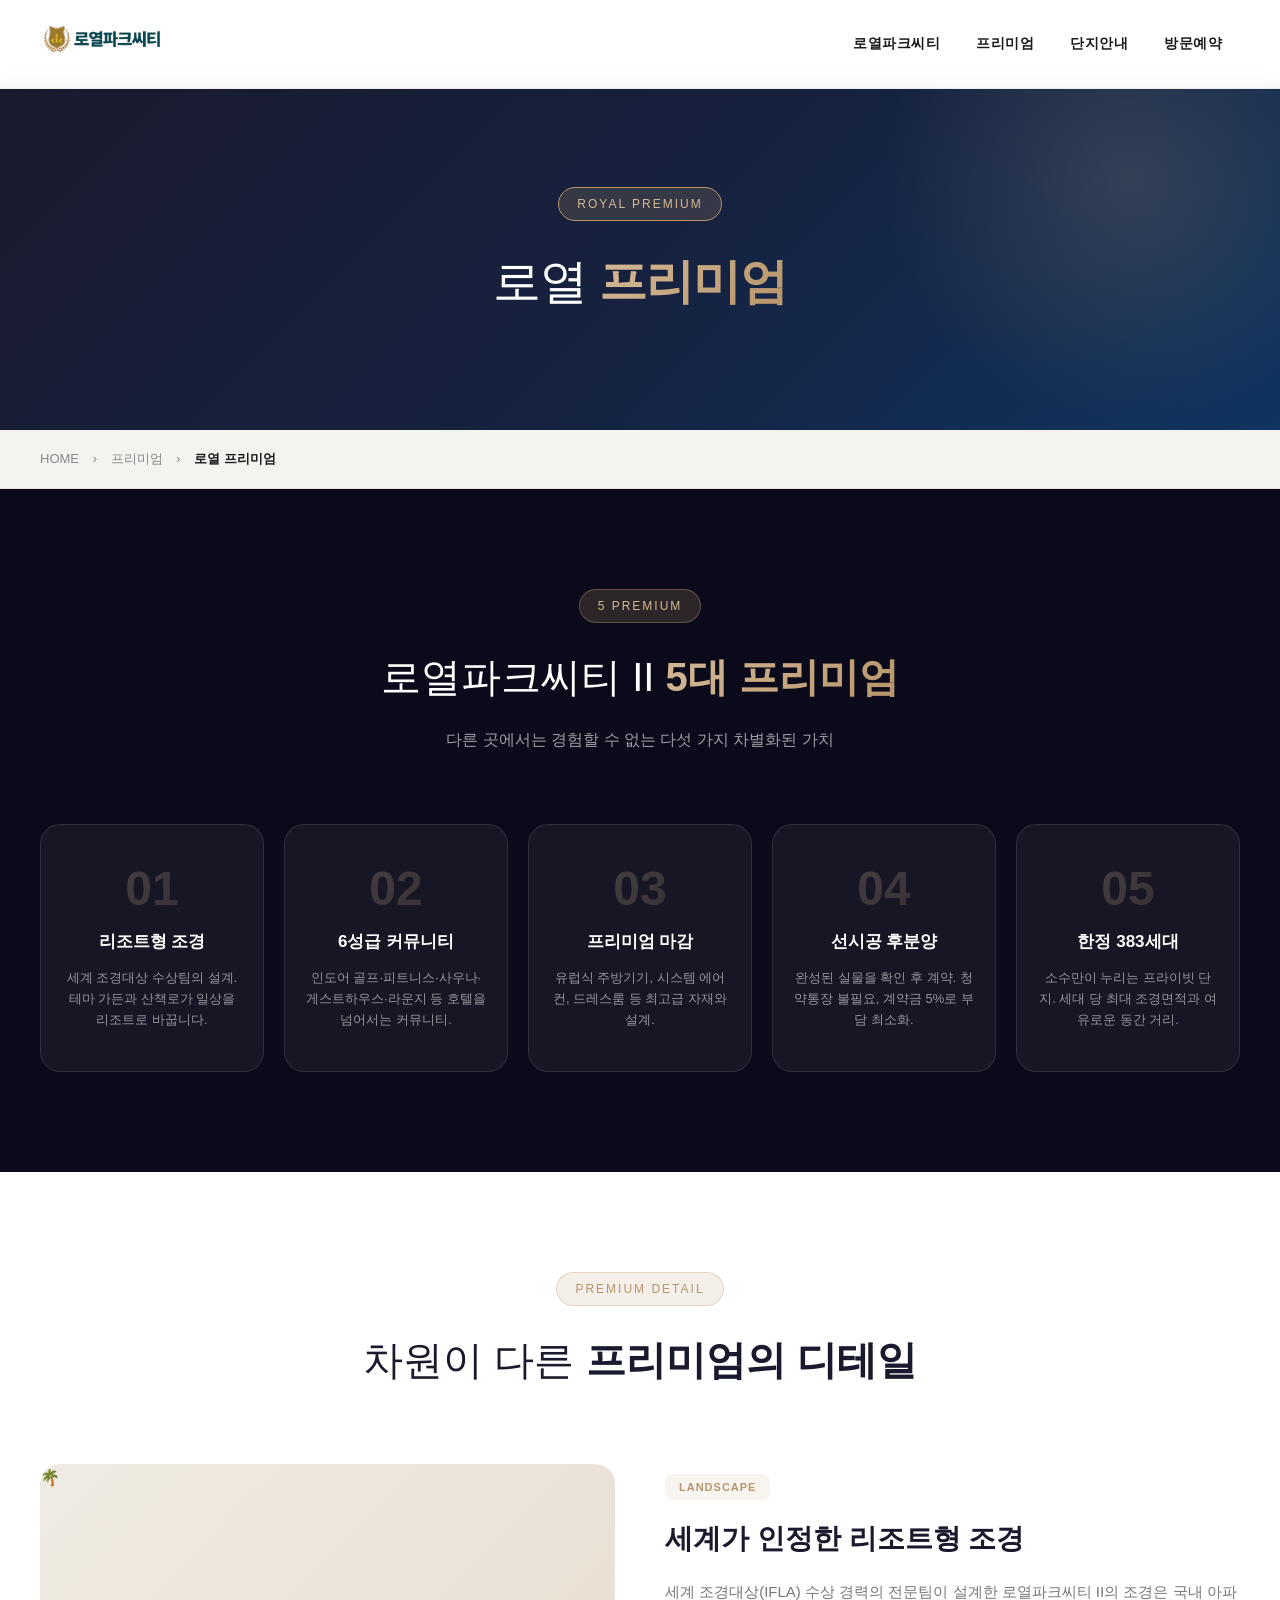
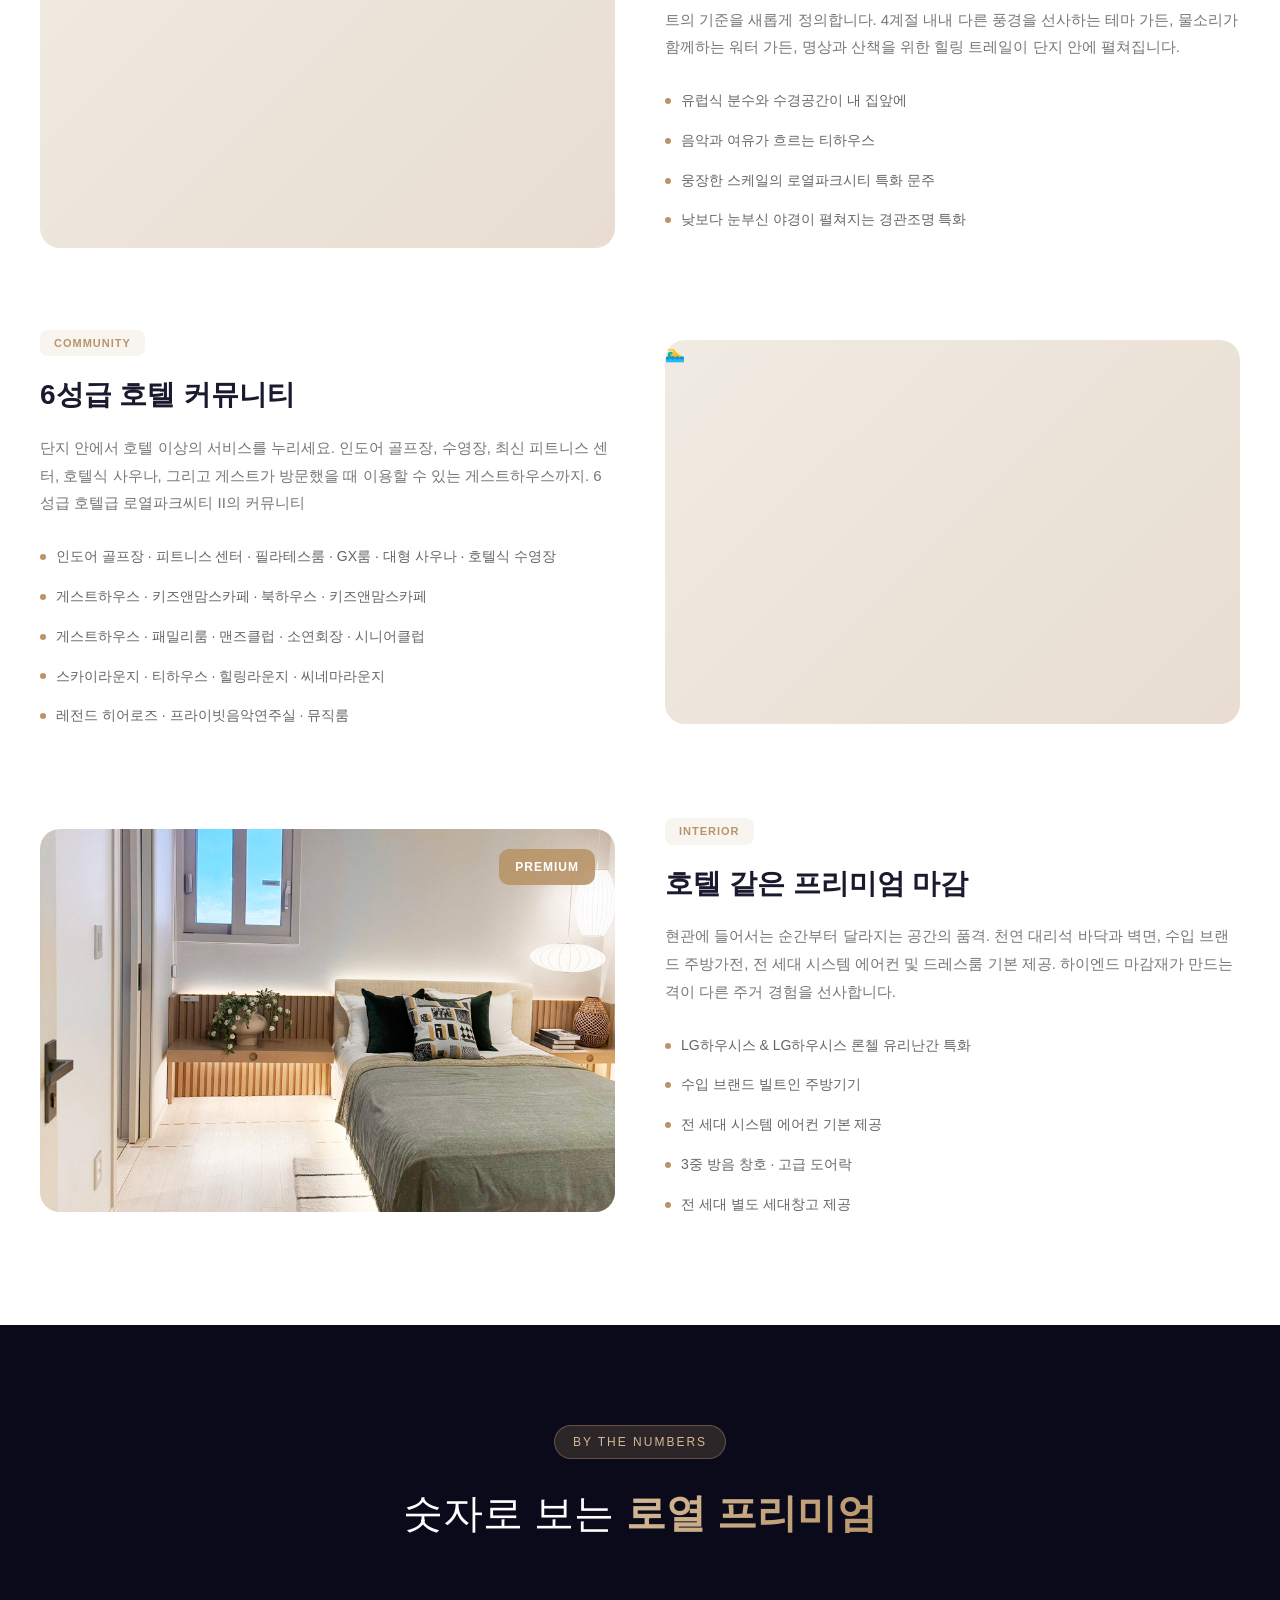
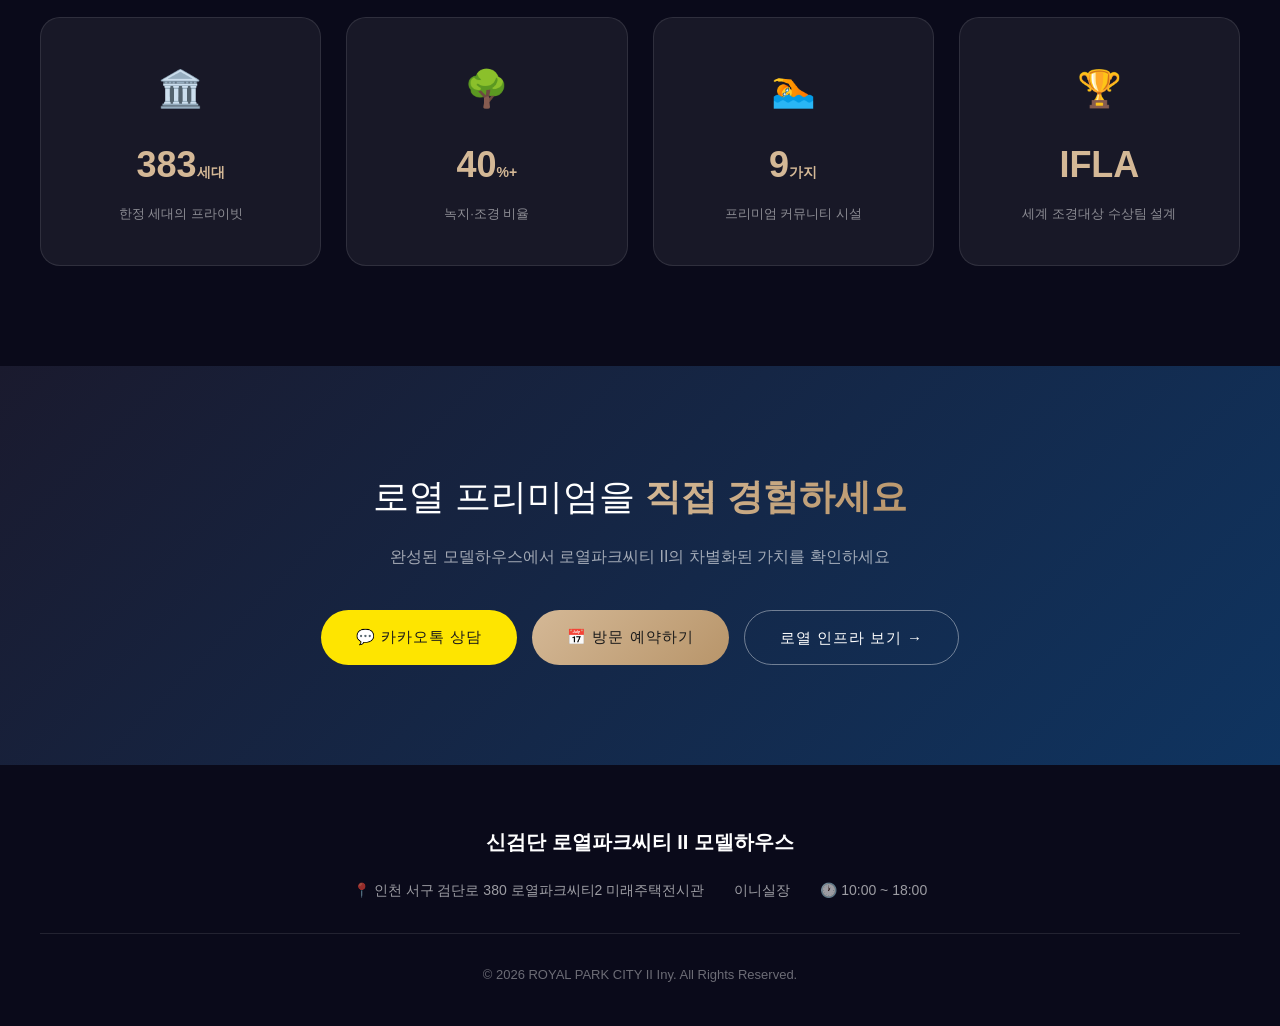
<file: premium/premium.html>
<!DOCTYPE html>
<html lang="ko">
<head>
<meta charset="UTF-8">
<meta name="viewport" content="width=device-width, initial-scale=1.0">
<title>로열 프리미엄 | 신검단 로열파크씨티 II</title>
<link rel="stylesheet" href="../assets/css/style.css">
<style>
/* ===== 서브페이지 공통 (investment.html과 동일 구조) ===== */
.sub-hero{height:55vh;min-height:400px;position:relative;display:flex;align-items:center;justify-content:center;text-align:center;color:#fff;background:linear-gradient(135deg,#1a1a2e 0%,#0f3460 50%,#1a1a2e 100%);overflow:hidden}
.sub-hero::before{content:'';position:absolute;top:0;left:0;right:0;bottom:0;background:url('../assets/images/premium-hero2.jpg') center/cover no-repeat;opacity:.3}
.sub-hero::after{content:'';position:absolute;bottom:0;left:0;right:0;height:120px;background:linear-gradient(transparent,#fff)}
.sub-hero-content{position:relative;z-index:2}
.sub-hero-breadcrumb{display:flex;align-items:center;justify-content:center;gap:8px;font-size:13px;color:rgba(255,255,255,.5);margin-bottom:20px}
.sub-hero-breadcrumb a{color:rgba(255,255,255,.5);text-decoration:none;transition:color .3s}
.sub-hero-breadcrumb a:hover{color:#d4b896}
.sub-hero-breadcrumb .sep{color:rgba(255,255,255,.3)}
.sub-hero-breadcrumb .current{color:#d4b896}
.sub-hero-tag{display:inline-block;padding:8px 24px;background:rgba(184,149,106,.2);border:1px solid rgba(184,149,106,.4);border-radius:30px;font-size:12px;letter-spacing:3px;color:#d4b896;margin-bottom:25px;text-transform:uppercase}
.sub-hero h1{font-size:52px;font-weight:300;margin-bottom:15px;letter-spacing:-1px}
.sub-hero h1 strong{font-weight:700;background:linear-gradient(135deg,#d4b896,#b8956a);-webkit-background-clip:text;-webkit-text-fill-color:transparent}
.sub-hero p{font-size:17px;color:rgba(255,255,255,.7);line-height:1.7}

/* 섹션 공통 */
.section-dark{background:#0a0a1a;color:#fff;padding:100px 40px}
.section-light{background:#fff;color:#1a1a2e;padding:100px 40px}
.section-gray{background:#f8f8f8;padding:100px 40px}
.section-warm{background:#f8f6f3;padding:100px 40px}
.section-inner{max-width:1200px;margin:0 auto}
.section-header{text-align:center;margin-bottom:70px}
.section-header .label{display:inline-block;padding:6px 18px;background:rgba(184,149,106,.15);border:1px solid rgba(184,149,106,.3);border-radius:20px;font-size:12px;letter-spacing:2px;color:#b8956a;margin-bottom:20px}
.section-dark .section-header .label{background:rgba(184,149,106,.2);border-color:rgba(184,149,106,.4);color:#d4b896}
.section-header h2{font-size:40px;font-weight:300;margin-bottom:15px}
.section-header h2 strong{font-weight:700}
.section-dark .section-header h2 strong{background:linear-gradient(135deg,#d4b896,#b8956a);-webkit-background-clip:text;-webkit-text-fill-color:transparent}
.section-header p{font-size:16px;color:#888;line-height:1.7}
.section-dark .section-header p{color:rgba(255,255,255,.6)}

/* ===== 프리미엄 인트로 ===== */
.premium-intro{
  display:grid;grid-template-columns:1fr 1fr;gap:60px;align-items:center;
}
.premium-intro-text h3{font-size:30px;font-weight:300;margin-bottom:15px;line-height:1.4}
.premium-intro-text h3 strong{font-weight:700;color:#b8956a}
.premium-intro-text p{color:#666;line-height:1.85;font-size:15px;margin-bottom:25px}
.premium-intro-visual{border-radius:24px;overflow:hidden;aspect-ratio:4/3;background:linear-gradient(135deg,#f0ebe3,#e8ddd0);position:relative}
.premium-intro-visual img{width:100%;height:100%;object-fit:cover}

/* ===== 5대 프리미엄 ===== */
.premium-five{
  display:grid;grid-template-columns:repeat(5,1fr);gap:20px;
}
.premium-five-card{
  background:rgba(255,255,255,.05);border:1px solid rgba(255,255,255,.1);border-radius:20px;
  padding:40px 20px;text-align:center;transition:all .4s;position:relative;overflow:hidden;
}
.premium-five-card::after{content:'';position:absolute;bottom:0;left:0;right:0;height:3px;background:linear-gradient(90deg,#d4b896,#b8956a);opacity:0;transition:opacity .3s}
.premium-five-card:hover{border-color:rgba(184,149,106,.4);transform:translateY(-8px);background:rgba(255,255,255,.08)}
.premium-five-card:hover::after{opacity:1}
.premium-five-card .pf-num{font-size:48px;font-weight:800;background:linear-gradient(135deg,rgba(212,184,150,.3),rgba(184,149,106,.15));-webkit-background-clip:text;-webkit-text-fill-color:transparent;margin-bottom:15px;display:block;line-height:1}
.premium-five-card h4{font-size:17px;font-weight:700;color:#fff;margin-bottom:10px}
.premium-five-card p{font-size:13px;color:rgba(255,255,255,.55);line-height:1.65}

/* ===== 특장점 섹션 ===== */
.feature-row{
  display:grid;grid-template-columns:1fr 1fr;gap:50px;align-items:center;
  margin-bottom:80px;
}
.feature-row:last-child{margin-bottom:0}
.feature-row.reverse{direction:rtl}
.feature-row.reverse>*{direction:ltr}
.feature-img{border-radius:20px;overflow:hidden;aspect-ratio:3/2;background:linear-gradient(135deg,#f0ebe3,#e8ddd0);position:relative}
.feature-img img{width:100%;height:100%;object-fit:cover}
.feature-img .feat-badge{position:absolute;top:20px;right:20px;background:rgba(184,149,106,.9);color:#fff;padding:8px 16px;border-radius:10px;font-size:12px;font-weight:600;letter-spacing:1px}
.feature-text .feat-label{display:inline-block;padding:4px 14px;background:rgba(184,149,106,.1);color:#b8956a;border-radius:8px;font-size:11px;font-weight:600;letter-spacing:1px;margin-bottom:15px}
.feature-text h3{font-size:28px;font-weight:700;margin-bottom:15px;color:#1a1a2e}
.feature-text p{color:#777;line-height:1.85;font-size:15px;margin-bottom:20px}
.feature-list{list-style:none;padding:0}
.feature-list li{padding:8px 0;font-size:14px;color:#666;display:flex;align-items:center;gap:10px}
.feature-list li::before{content:'';width:6px;height:6px;background:#b8956a;border-radius:50%;flex-shrink:0}

/* ===== 수치 하이라이트 ===== */
.number-highlights{
  display:grid;grid-template-columns:repeat(4,1fr);gap:25px;
}
.nh-card{
  background:rgba(255,255,255,.06);border:1px solid rgba(255,255,255,.1);border-radius:20px;
  padding:40px 20px;text-align:center;transition:all .3s;
}
.nh-card:hover{border-color:rgba(184,149,106,.3);transform:translateY(-5px)}
.nh-card .nh-icon{font-size:36px;margin-bottom:15px}
.nh-card .nh-num{font-size:36px;font-weight:700;color:#d4b896;display:block}
.nh-card .nh-unit{font-size:14px;color:#d4b896}
.nh-card .nh-desc{font-size:13px;color:rgba(255,255,255,.5);margin-top:8px}

/* CTA */
.page-cta{background:linear-gradient(135deg,#1a1a2e 0%,#0f3460 100%);color:#fff;text-align:center;padding:100px 40px}
.page-cta h2{font-size:36px;font-weight:300;margin-bottom:15px}
.page-cta h2 strong{background:linear-gradient(135deg,#d4b896,#b8956a);-webkit-background-clip:text;-webkit-text-fill-color:transparent;font-weight:700}
.page-cta p{color:rgba(255,255,255,.6);font-size:16px;margin-bottom:40px}
.page-cta-buttons{display:flex;gap:15px;justify-content:center;flex-wrap:wrap}

@media(max-width:1024px){
  .premium-intro{grid-template-columns:1fr}
  .premium-five{grid-template-columns:repeat(3,1fr)}
  .feature-row,.feature-row.reverse{grid-template-columns:1fr;direction:ltr}
  .number-highlights{grid-template-columns:repeat(2,1fr)}
}
@media(max-width:768px){
  .sub-hero{height:45vh;min-height:350px}
  .sub-hero h1{font-size:32px}
  .section-dark,.section-light,.section-gray,.section-warm{padding:70px 20px}
  .section-header h2{font-size:28px}
  .premium-five{grid-template-columns:1fr 1fr}
  .number-highlights{grid-template-columns:1fr 1fr}
  .page-cta h2{font-size:26px}
}




/* 기본 숨김 */
.mobile-header,
.mobile-menu {
  display: none;
}



/* 모바일 전용 */
@media (max-width: 768px) {

  nav { display: none !important; } /* 기존 nav 숨김 */

  .mobile-header {
    display: flex;
    justify-content: space-between;
    align-items: center;
    padding: 15px 20px;
    background: white;
    position: fixed;
    top: 0;
    width: 100%;
    z-index: 9999;
  }

  .mobile-logo img { height: 40px; }

  .hamburger {
    font-size: 28px;
    background: none;
    border: none;
    cursor: pointer;
  }

  .mobile-menu {
    display: block;
    position: fixed;
    top: 0;
    right: -100%;
    width: 80%;
    height: 100vh;
    background: white;
    transition: right 0.3s ease;
    z-index: 10000;
  }

  .mobile-menu.active {
    right: 0;
  }

  .mobile-menu-inner {
    padding: 80px 30px;
    display: flex;
    flex-direction: column;
    gap: 25px;
  }

  .mobile-menu-inner a {
    text-decoration: none;
    color: #1a1a1a;
    font-size: 18px;
  }

  .close-btn {
    position: absolute;
    top: 20px;
    right: 25px;
    background: none;
    border: none;
    font-size: 28px;
    cursor: pointer;
  }

  body { padding-top: 0px; }
}

  


  @media (max-width: 768px) {

  .mobile-menu-inner {
    padding: 80px 30px;
    display: flex;
    flex-direction: column;
    gap: 15px;
  }

  .mobile-link {
    font-size: 18px;
    padding: 15px 0;
    cursor: pointer;
    border-bottom: 1px solid #eee;
  }

  .mobile-sub {
    display: none;
    padding-left: 15px;
  }

  .mobile-sub a {
    display: block;
    padding: 10px 0;
    font-size: 15px;
    color: #444;
    text-decoration: none;
  }

  .mobile-item.open .mobile-sub {
    display: block;
  }

  .mobile-single {
    padding: 15px 0;
    font-size: 18px;
    text-decoration: none;
    color: #1a1a1a;
    border-bottom: 1px solid #eee;
  }
}

#scrollTopBtn {
  position: fixed;
  bottom: 30px;
  right: 30px;
  background: #d4b896;
  color: white;
  border: none;
  width: 50px;
  height: 50px;
  border-radius: 50%;
  font-size: 22px;
  cursor: pointer;
  display: none;
  z-index: 9999;
  transition: 0.3s;
}

#scrollTopBtn:hover {
  background: #b8956a;
}





</style>
</head>
<body>

<!-- 헤더 -->
<nav>
  <div class="logo-area">
    <a href="../index.html"><img src="../assets/images/logo.png" alt="Royal Park City" class="logo-img"></a>
  </div>
  <ul class="nav-links">
    <li class="nav-item"><a href="#">로열파크씨티</a>
      <ul class="dropdown">
        <li><a href="../about/overview.html">사업개요</a></li>
        <li><a href="../about/brand-story.html">브랜드 스토리</a></li>
        <li><a href="../about/royal-signature.html">로열 시그니처</a></li>
        <li><a href="../about/royal-public-garden.html">로열 퍼블릭 가든</a></li>
      </ul>
    </li>
    <li class="nav-item"><a href="#">프리미엄</a>
      <ul class="dropdown">
        <li><a href="../premium/investment.html">로열 투자가치</a></li>
        <li><a href="../premium/premium.html">로열 프리미엄</a></li>
        <li><a href="../premium/infra.html">로열 인프라</a></li>
        <li><a href="../premium/life.html">로열 라이프</a></li>
      </ul>
    </li>
   <!-- <li class="nav-item"><a href="#">로열 아너스 클럽</a>
      <ul class="dropdown">
        <li><a href="../honors-club/community-center.html">로열 커뮤니티 센터</a></li>
        <li><a href="../honors-club/indoor-golf.html">로열 인도어 골프</a></li>
        <li><a href="../honors-club/tea-house.html">로열 티하우스</a></li>
        <li><a href="../honors-club/private-garden.html">로열 프라이빗 가든</a></li>
        <li><a href="../honors-club/book-house.html">로열 북하우스</a></li>
        <li><a href="../honors-club/marina.html">로열 마리나 서비스</a></li>
        <li><a href="../honors-club/lounge.html">로열 라운지 서비스</a></li>
        <li><a href="../honors-club/family-room.html">로열 패밀리룸</a></li>
        <li><a href="../honors-club/guest-house.html">로열 게스트 하우스</a></li>
      </ul>
    </li> -->

    <li class="nav-item"><a href="#">단지안내</a>
      <ul class="dropdown">
        <li><a href="../complex/unit-info.html">세대안내</a></li>
      
        
      </ul>
    </li>
    <li class="nav-item"><a href="#">방문예약</a>
      <ul class="dropdown">
        <li><a href="../reservation/visit.html">방문예약</a></li>
       
      </ul>
    </li>
  </ul>
</nav>


<!-- ✅ 모바일 헤더 -->
<div class="mobile-header">
  <div class="mobile-logo">
    <a href="../index.html"><img src="../assets/images/logo.png" alt="Royal Park City"></a>
  </div>
  <button id="hamburgerBtn" class="hamburger">☰</button>
</div>

<!-- ✅ 모바일 사이드 메뉴 -->
<div id="mobileMenu" class="mobile-menu">
  <div class="mobile-menu-inner">
    <button id="closeBtn" class="close-btn">✕</button>

    <!-- 로열파크씨티 -->
    <div class="mobile-item has-sub">
      <div class="mobile-link">로열파크씨티</div>
      <div class="mobile-sub">
        <a href="../about/overview.html">사업개요</a>
        <a href="../about/brand-story.html">브랜드 스토리</a>
        <a href="../about/royal-signature.html">로열 시그니처</a>
	   <a href="../about/royal-public-garden.html">로열 퍼블릭 가든</a>

      </div>
    </div>

    <!-- 프리미엄 -->
    <div class="mobile-item has-sub">
      <div class="mobile-link">프리미엄</div>
      <div class="mobile-sub">
        <a href="../premium/investment.html">로열 투자가치</a>
        <a href="../premium/premium.html">로열 프리미엄</a>
        <a href="../premium/infra.html">로열 인프라</a>
        <a href="../premium/life.html">로열 라이프</a>
      </div>
    </div>

    <!-- 단일 링크 -->
    <a href="../complex/unit-info.html" class="mobile-single">단지안내</a>
    <a href="../reservation/visit.html" class="mobile-single">방문예약</a>

  </div>
</div>



<!-- 페이지 헤더 -->
<section class="page-header">
  <div class="page-header-content">
    <div class="page-tag">ROYAL PREMIUM</div>
    <h1>로열 <strong>프리미엄</strong></h1>
  </div>
</section>

<!-- 브레드크럼 -->
<div class="breadcrumb">
  <div class="breadcrumb-inner">
    <a href="../index.html">HOME</a>
    <span class="breadcrumb-sep">›</span>
    <a href="#">프리미엄</a>
    <span class="breadcrumb-sep">›</span>
    <span class="breadcrumb-current">로열 프리미엄</span>
    
  </div>
</div>




<!-- 프리미엄 인트로 
<section class="section-light">
  <div class="section-inner">
    <div class="premium-intro">
      <div class="premium-intro-text">
        <h3>대한민국 대표<br><strong>프리미엄 리조트 도시</strong></h3>
        <p>
          로열파크씨티 II는 단순한 아파트가 아닙니다.
          세계 조경상 수상팀이 설계한 리조트형 조경, 6성급 호텔을 뛰어넘는
          커뮤니티 시설, 그리고 최고급 마감재로 완성한 프리미엄 주거 공간입니다.<br><br>
          매일 아침 리조트에서 눈을 뜨는 듯한 조경 속 산책,
          호텔 라운지 같은 커뮤니티에서의 여유로운 오후,
          그리고 최상의 마감재가 만드는 우아한 저녁.
          로열파크씨티 II에서는 매일이 특별합니다.
        </p>
      </div>
      <div class="premium-intro-visual">
        <img src="../assets/images/premium-intro.jpg" alt="로열파크씨티 전경"
             onerror="this.style.display='none'">
      </div>
    </div>
  </div>
</section>

-->













<!-- 5대 프리미엄 -->
<section class="section-dark">
  <div class="section-inner">
    <div class="section-header">
      <div class="label">5 PREMIUM</div>
      <h2>로열파크씨티 II <strong>5대 프리미엄</strong></h2>
      <p>다른 곳에서는 경험할 수 없는 다섯 가지 차별화된 가치</p>
    </div>

    <div class="premium-five">
      <div class="premium-five-card">
        <span class="pf-num">01</span>
        <h4>리조트형 조경</h4>
        <p>세계 조경대상 수상팀의 설계. 테마 가든과 산책로가 일상을 리조트로 바꿉니다.</p>
      </div>
      <div class="premium-five-card">
        <span class="pf-num">02</span>
        <h4>6성급 커뮤니티</h4>
        <p>인도어 골프·피트니스·사우나·게스트하우스·라운지 등 호텔을 넘어서는 커뮤니티.</p>
      </div>
      <div class="premium-five-card">
        <span class="pf-num">03</span>
        <h4>프리미엄 마감</h4>
        <p>유럽식 주방기기, 시스템 에어컨, 드레스룸 등 최고급 자재와 설계.</p>
      </div>
      <div class="premium-five-card">
        <span class="pf-num">04</span>
        <h4>선시공 후분양</h4>
        <p>완성된 실물을 확인 후 계약. 청약통장 불필요, 계약금 5%로 부담 최소화.</p>
      </div>
      <div class="premium-five-card">
        <span class="pf-num">05</span>
        <h4>한정 383세대</h4>
        <p>소수만이 누리는 프라이빗 단지. 세대 당 최대 조경면적과 여유로운 동간 거리.</p>
      </div>
    </div>
  </div>
</section>

<!-- 상세 특장점 -->
<section class="section-light">
  <div class="section-inner">
    <div class="section-header">
      <div class="label">PREMIUM DETAIL</div>
      <h2>차원이 다른 <strong>프리미엄의 디테일</strong></h2>
    </div>

    <div class="feature-row">
      <div class="feature-img">
        <img src="https://royalparkcity-season2-1st.co.kr/final/assets/images/sub/hc1_3_241213_01.png" alt="리조트 조경"
             onerror="this.parentElement.innerHTML='🌴'">
        <div class="feat-badge">WORLD AWARD</div>
      </div>
      <div class="feature-text">
        <div class="feat-label">LANDSCAPE</div>
        <h3>세계가 인정한 리조트형 조경</h3>
        <p>
          세계 조경대상(IFLA) 수상 경력의 전문팀이 설계한 로열파크씨티 II의 조경은
          국내 아파트의 기준을 새롭게 정의합니다. 4계절 내내 다른 풍경을 선사하는
          테마 가든, 물소리가 함께하는 워터 가든, 명상과 산책을 위한 힐링 트레일이
          단지 안에 펼쳐집니다.
        </p>
        <ul class="feature-list">
          <li>유럽식 분수와 수경공간이 내 집앞에</li>
          <li>음악과 여유가 흐르는 티하우스</li>
          <li>웅장한 스케일의 로열파크시티 특화 문주</li>
          <li>낮보다 눈부신 야경이 펼쳐지는 경관조명 특화</li>
        </ul>
      </div>
    </div>

    <div class="feature-row reverse">
      <div class="feature-img">
        <img src="https://royalparkcity-season2-1st.co.kr/final/assets/images/sub/hc4_4_241213_03.png" alt="커뮤니티 센터"
             onerror="this.parentElement.innerHTML='🏊‍♂️'">
        <div class="feat-badge">6 STAR</div>
      </div>
      <div class="feature-text">
        <div class="feat-label">COMMUNITY</div>
        <h3>6성급 호텔 커뮤니티</h3>
        <p>
          단지 안에서 호텔 이상의 서비스를 누리세요.
          인도어 골프장, 수영장, 최신 피트니스 센터, 호텔식 사우나,
          그리고 게스트가 방문했을 때 이용할 수 있는 게스트하우스까지.
          6성급 호텔급 로열파크씨티 II의 커뮤니티
        </p>
        <ul class="feature-list">
          <li>인도어 골프장 · 피트니스 센터 · 필라테스룸 · GX룸 · 대형 사우나 · 호텔식 수영장</li>
          <li>게스트하우스 · 키즈앤맘스카페 · 북하우스 · 키즈앤맘스카페</li>
          <li>게스트하우스 · 패밀리룸 · 맨즈클럽 · 소연회장 · 시니어클럽</li>
          <li>스카이라운지 · 티하우스 · 힐링라운지 · 씨네마라운지</li>
          <li>레전드 히어로즈 · 프라이빗음악연주실 · 뮤직룸</li>
        </ul>
      </div>
    </div>

    <div class="feature-row">
      <div class="feature-img">
        <img src="../assets/images/premium-interior.jpeg" alt="프리미엄 인테리어"
             onerror="this.parentElement.innerHTML='✨'">
        <div class="feat-badge">PREMIUM</div>
      </div>
      <div class="feature-text">
        <div class="feat-label">INTERIOR</div>
        <h3>호텔 같은 프리미엄 마감</h3>
        <p>
          현관에 들어서는 순간부터 달라지는 공간의 품격.
          천연 대리석 바닥과 벽면, 수입 브랜드 주방가전,
          전 세대 시스템 에어컨 및 드레스룸 기본 제공.
          하이엔드 마감재가 만드는 격이 다른 주거 경험을 선사합니다.
        </p>
        <ul class="feature-list">
          <li>LG하우시스 & LG하우시스 론첼 유리난간 특화</li>
          <li>수입 브랜드 빌트인 주방기기</li>
          <li>전 세대 시스템 에어컨 기본 제공</li>
          <li>3중 방음 창호 · 고급 도어락</li>
          <li>전 세대 별도 세대창고 제공</li>
        </ul>
      </div>
    </div>
  </div>
</section>

<!-- 수치 하이라이트 -->
<section class="section-dark">
  <div class="section-inner">
    <div class="section-header">
      <div class="label">BY THE NUMBERS</div>
      <h2>숫자로 보는 <strong>로열 프리미엄</strong></h2>
    </div>
    <div class="number-highlights">
      <div class="nh-card">
        <div class="nh-icon">🏛️</div>
        <span class="nh-num">383<span class="nh-unit">세대</span></span>
        <div class="nh-desc">한정 세대의 프라이빗</div>
      </div>
      <div class="nh-card">
        <div class="nh-icon">🌳</div>
        <span class="nh-num">40<span class="nh-unit">%+</span></span>
        <div class="nh-desc">녹지·조경 비율</div>
      </div>
      <div class="nh-card">
        <div class="nh-icon">🏊</div>
        <span class="nh-num">9<span class="nh-unit">가지</span></span>
        <div class="nh-desc">프리미엄 커뮤니티 시설</div>
      </div>
      <div class="nh-card">
        <div class="nh-icon">🏆</div>
        <span class="nh-num">IFLA<span class="nh-unit"></span></span>
        <div class="nh-desc">세계 조경대상 수상팀 설계</div>
      </div>
    </div>
  </div>
</section>



<!-- CTA -->
<section class="page-cta">
  <h2>로열 프리미엄을 <strong>직접 경험하세요</strong></h2>
  <p>완성된 모델하우스에서 로열파크씨티 II의 차별화된 가치를 확인하세요</p>
  <div class="page-cta-buttons">
    <a href="https://open.kakao.com/o/selS3dzi" target="_blank" class="btn btn-kakao">💬 카카오톡 상담</a>
    <a href="../reservation/visit.html" class="btn btn-primary">📅 방문 예약하기</a>
    <a href="infra.html" class="btn btn-outline">로열 인프라 보기 →</a>
  </div>
</section>



<button id="scrollTopBtn">⬆</button>



<!-- 푸터 -->
<footer>
  <div class="footer-info">
    <h3>신검단 로열파크씨티 II 모델하우스</h3>
    <div class="footer-contact">
      <span>📍 인천 서구 검단로 380 로열파크씨티2 미래주택전시관</span>
      <span>이니실장</span>
      <span>🕐 10:00 ~ 18:00</span>
    </div>
  </div>
  <p class="copyright">© 2026 ROYAL PARK CITY II Iny. All Rights Reserved.</p>
</footer>

<script src="../assets/js/main.js"></script>


<script>
document.addEventListener("DOMContentLoaded", function(){

  const menu = document.getElementById("mobileMenu");
  const openBtn = document.getElementById("hamburgerBtn");
  const closeBtn = document.getElementById("closeBtn");

  openBtn.addEventListener("click", function(){
    menu.classList.add("active");
    document.body.style.overflow = "hidden";
  });

  closeBtn.addEventListener("click", function(){
    menu.classList.remove("active");
    document.body.style.overflow = "auto";
  });

  // ✅ 하위메뉴 토글
  document.querySelectorAll(".mobile-link").forEach(link => {
    link.addEventListener("click", function(){
      this.parentElement.classList.toggle("open");
    });
  });

});
</script>

<script>
const scrollBtn = document.getElementById("scrollTopBtn");

window.addEventListener("scroll", function(){
  if(window.scrollY > 400){
    scrollBtn.style.display = "block";
  } else {
    scrollBtn.style.display = "none";
  }
});

scrollBtn.addEventListener("click", function(){
  window.scrollTo({ top: 0, behavior: 'smooth' });
});
</script>


</body>
</html>
</file>
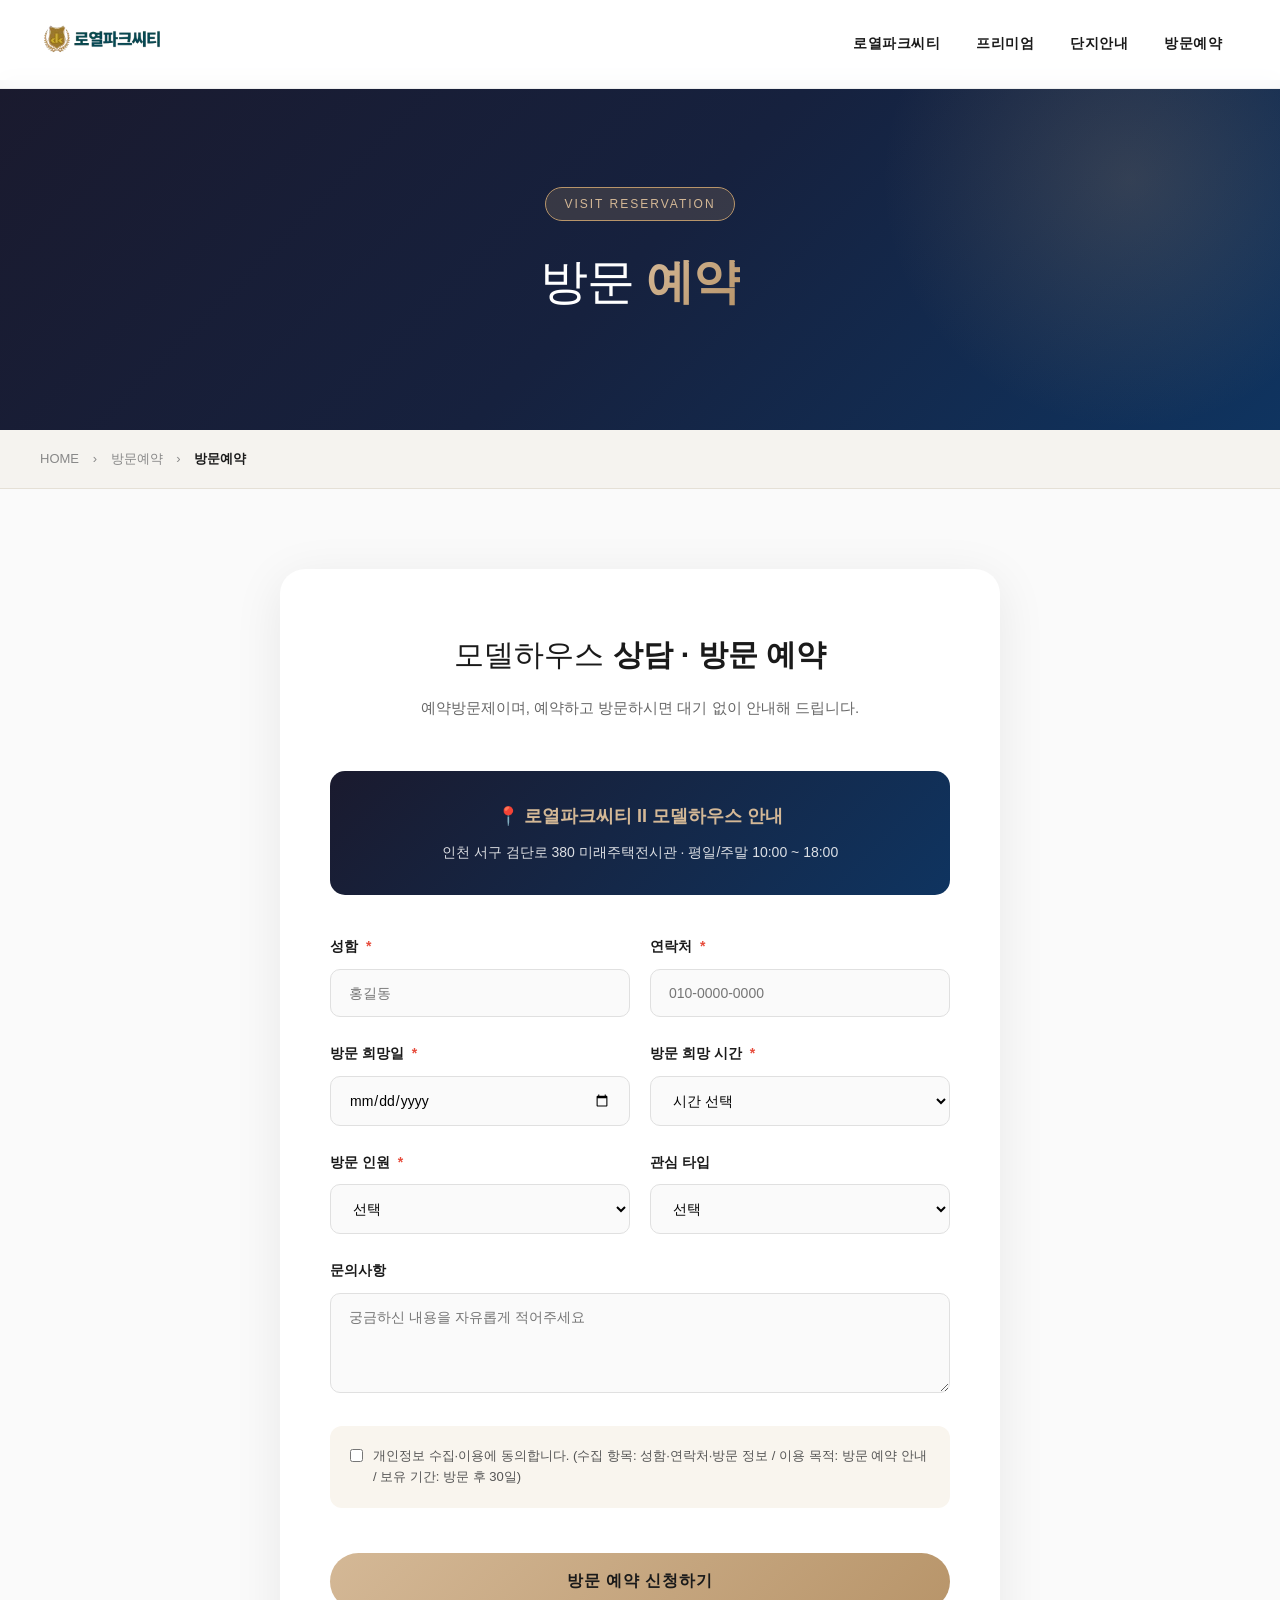
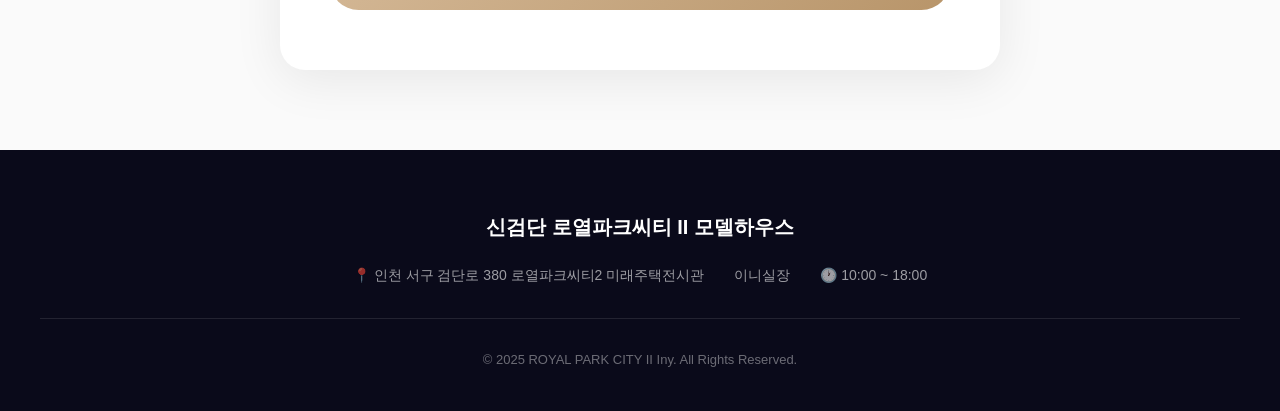
<file: reservation/visit.html>
<!DOCTYPE html>
<html lang="ko">
<head>
<meta charset="UTF-8">
<meta name="viewport" content="width=device-width, initial-scale=1.0">
<title>방문예약 | 신검단 로열파크씨티 II</title>
<link rel="stylesheet" href="../assets/css/style.css">
<style>
  .form-section {
    max-width: 800px;
    margin: 0 auto;
    padding: 80px 40px;
  }
  
  .form-box {
    background: white;
    border-radius: 25px;
    padding: 60px 50px;
    box-shadow: 0 10px 50px rgba(0,0,0,0.08);
  }
  
  .form-intro {
    text-align: center;
    margin-bottom: 50px;
  }
  
  .form-intro p {
    color: #666;
    font-size: 15px;
    margin-top: 15px;
  }
  
  .form-group {
    margin-bottom: 25px;
  }
  
  .form-group label {
    display: block;
    font-size: 14px;
    font-weight: 600;
    margin-bottom: 10px;
    color: #1a1a1a;
  }
  
  .form-group label .required { color: #e74c3c; margin-left: 4px; }
  
  .form-group input,
  .form-group select,
  .form-group textarea {
    width: 100%;
    padding: 15px 18px;
    border: 1px solid #e0e0e0;
    border-radius: 10px;
    font-size: 14px;
    font-family: inherit;
    transition: all 0.3s;
    background: #fafafa;
  }
  
  .form-group input:focus,
  .form-group select:focus,
  .form-group textarea:focus {
    outline: none;
    border-color: #b8956a;
    background: white;
    box-shadow: 0 0 0 3px rgba(184,149,106,0.1);
  }
  
  .form-group textarea {
    resize: vertical;
    min-height: 100px;
  }
  
  .form-row {
    display: grid;
    grid-template-columns: 1fr 1fr;
    gap: 20px;
  }
  
  .checkbox-group {
    display: flex;
    align-items: flex-start;
    gap: 10px;
    padding: 20px;
    background: #f9f5ee;
    border-radius: 12px;
    margin-bottom: 25px;
  }
  
  .checkbox-group input { width: auto; margin-top: 3px; }
  
  .checkbox-group label {
    font-size: 13px;
    color: #555;
    line-height: 1.6;
    margin: 0;
    font-weight: normal;
  }
  
  .form-submit {
    width: 100%;
    padding: 18px;
    background: linear-gradient(135deg, #d4b896, #b8956a);
    color: #1a1a1a;
    border: none;
    border-radius: 50px;
    font-size: 16px;
    font-weight: 600;
    cursor: pointer;
    transition: all 0.3s;
    letter-spacing: 1px;
    margin-top: 20px;
  }
  
  .form-submit:hover {
    transform: translateY(-3px);
    box-shadow: 0 10px 30px rgba(184,149,106,0.4);
  }
  
  .info-banner {
    background: linear-gradient(135deg, #1a1a2e, #0f3460);
    color: white;
    padding: 30px;
    border-radius: 15px;
    margin-bottom: 40px;
    text-align: center;
  }
  
  .info-banner h3 {
    color: #d4b896;
    margin-bottom: 10px;
    font-size: 18px;
  }
  
  .info-banner p {
    color: rgba(255,255,255,0.85);
    font-size: 14px;
  }
  
  @media (max-width: 768px) {
    .form-box { padding: 35px 25px; }
    .form-row { grid-template-columns: 1fr; }
  }




 /* 기본 숨김 */
.mobile-header,
.mobile-menu {
  display: none;
}


/* 모바일 전용 */
@media (max-width: 768px) {

  nav { display: none !important; } /* 기존 nav 숨김 */

  .mobile-header {
    display: flex;
    justify-content: space-between;
    align-items: center;
    padding: 15px 20px;
    background: white;
    position: fixed;
    top: 0;
    width: 100%;
    z-index: 9999;
  }

  .mobile-logo img { height: 40px; }

  .hamburger {
    font-size: 28px;
    background: none;
    border: none;
    cursor: pointer;
  }

  .mobile-menu {
    display: block;
    position: fixed;
    top: 0;
    right: -100%;
    width: 80%;
    height: 100vh;
    background: white;
    transition: right 0.3s ease;
    z-index: 10000;
  }

  .mobile-menu.active {
    right: 0;
  }

  .mobile-menu-inner {
    padding: 80px 30px;
    display: flex;
    flex-direction: column;
    gap: 25px;
  }

  .mobile-menu-inner a {
    text-decoration: none;
    color: #1a1a1a;
    font-size: 18px;
  }

  .close-btn {
    position: absolute;
    top: 20px;
    right: 25px;
    background: none;
    border: none;
    font-size: 28px;
    cursor: pointer;
  }

  body { padding-top: 0px; }
}

  


  @media (max-width: 768px) {

  .mobile-menu-inner {
    padding: 80px 30px;
    display: flex;
    flex-direction: column;
    gap: 15px;
  }

  .mobile-link {
    font-size: 18px;
    padding: 15px 0;
    cursor: pointer;
    border-bottom: 1px solid #eee;
  }

  .mobile-sub {
    display: none;
    padding-left: 15px;
  }

  .mobile-sub a {
    display: block;
    padding: 10px 0;
    font-size: 15px;
    color: #444;
    text-decoration: none;
  }

  .mobile-item.open .mobile-sub {
    display: block;
  }

  .mobile-single {
    padding: 15px 0;
    font-size: 18px;
    text-decoration: none;
    color: #1a1a1a;
    border-bottom: 1px solid #eee;
  }
}

#scrollTopBtn {
  position: fixed;
  bottom: 30px;
  right: 30px;
  background: #d4b896;
  color: white;
  border: none;
  width: 50px;
  height: 50px;
  border-radius: 50%;
  font-size: 22px;
  cursor: pointer;
  display: none;
  z-index: 9999;
  transition: 0.3s;
}

#scrollTopBtn:hover {
  background: #b8956a;
}






</style>
</head>
<body>

<!-- 헤더  -->
<nav>
  <div class="logo-area">
    <a href="../index.html"><img src="../assets/images/logo.png" alt="Royal Park City" class="logo-img"></a>
  </div>
  <ul class="nav-links">
    <li class="nav-item"><a href="#">로열파크씨티</a>
      <ul class="dropdown">
        <li><a href="../about/overview.html">사업개요</a></li>
        <li><a href="../about/brand-story.html">브랜드 스토리</a></li>
        <li><a href="../about/royal-signature.html">로열 시그니처</a></li>
        <li><a href="../about/royal-public-garden.html">로열 퍼블릭 가든</a></li>
      </ul>
    </li>
    <li class="nav-item"><a href="#">프리미엄</a>
      <ul class="dropdown">
        <li><a href="../premium/investment.html">로열 투자가치</a></li>
        <li><a href="../premium/premium.html">로열 프리미엄</a></li>
        <li><a href="../premium/infra.html">로열 인프라</a></li>
        <li><a href="../premium/life.html">로열 라이프</a></li>
      </ul>
    </li>
   <!-- <li class="nav-item"><a href="#">로열 아너스 클럽</a>
      <ul class="dropdown">
        <li><a href="../honors-club/community-center.html">로열 커뮤니티 센터</a></li>
        <li><a href="../honors-club/indoor-golf.html">로열 인도어 골프</a></li>
        <li><a href="../honors-club/tea-house.html">로열 티하우스</a></li>
        <li><a href="../honors-club/private-garden.html">로열 프라이빗 가든</a></li>
        <li><a href="../honors-club/book-house.html">로열 북하우스</a></li>
        <li><a href="../honors-club/marina.html">로열 마리나 서비스</a></li>
        <li><a href="../honors-club/lounge.html">로열 라운지 서비스</a></li>
        <li><a href="../honors-club/family-room.html">로열 패밀리룸</a></li>
        <li><a href="../honors-club/guest-house.html">로열 게스트 하우스</a></li>
      </ul>
    </li> -->
    <li class="nav-item"><a href="#">단지안내</a>
      <ul class="dropdown">
        <li><a href="../complex/unit-info.html">세대안내</a></li>
       <!-- <li><a href="../complex/site-plan.html">단지배치도</a></li>
        <li><a href="../complex/smart-system.html">특화시스템</a></li>
        <li><a href="../complex/telecom.html">구내용 이동통신설비</a></li> -->
      </ul>
    </li>
    <li class="nav-item"><a href="#">방문예약</a>
      <ul class="dropdown">
        <li><a href="visit.html">방문예약</a></li>
       <!-- <li><a href="interest.html">관심고객등록</a></li> -->
      </ul>
    </li>
  </ul>
</nav>



<!-- ✅ 모바일 헤더 -->
<div class="mobile-header">
  <div class="mobile-logo">
    <a href="../index.html"><img src="../assets/images/logo.png" alt="Royal Park City" class="logo-img"></a>
  </div>
  <button id="hamburgerBtn" class="hamburger">☰</button>
</div>

<!-- ✅ 모바일 사이드 메뉴 -->
<div id="mobileMenu" class="mobile-menu">
  <div class="mobile-menu-inner">
    <button id="closeBtn" class="close-btn">✕</button>

    <!-- 로열파크씨티 -->
    <div class="mobile-item has-sub">
      <div class="mobile-link">로열파크씨티</div>
      <div class="mobile-sub">
        <a href="../about/overview.html">사업개요</a>
        <a href="../about/brand-story.html">브랜드 스토리</a>
        <a href="../about/royal-signature.html">로열 시그니처</a>
      </div>
    </div>

    <!-- 프리미엄 -->
    <div class="mobile-item has-sub">
      <div class="mobile-link">프리미엄</div>
      <div class="mobile-sub">
        <a href="../premium/investment.html">로열 투자가치</a>
        <a href="../premium/premium.html">로열 프리미엄</a>
        <a href="../premium/infra.html">로열 인프라</a>
        <a href="..?premium/life.html">로열 라이프</a>
      </div>
    </div>

    <!-- 단일 링크 -->
    <a href="../complex/unit-info.html" class="mobile-single">단지안내</a>
    <a href="../reservation/visit.html" class="mobile-single">방문예약</a>

  </div>
</div>


<!-- 페이지 헤더 -->
<section class="page-header">
  <div class="page-header-content">
    <div class="page-tag">VISIT RESERVATION</div>
    <h1>방문 <strong>예약</strong></h1>
  </div>
</section>

<!-- 브레드크럼 -->
<div class="breadcrumb">
  <div class="breadcrumb-inner">
    <a href="../index.html">HOME</a>
    <span class="breadcrumb-sep">›</span>
    <a href="#">방문예약</a>
    <span class="breadcrumb-sep">›</span>
    <span class="breadcrumb-current">방문예약</span>
  </div>
</div>




<!-- 방문 예약 폼 -->
<div class="form-section">
  <div class="form-box">
    <div class="form-intro">
      <h2 style="font-size:30px; font-weight:300;">모델하우스 <strong style="font-weight:700;">상담 · 방문 예약</strong></h2>
      <p>예약방문제이며, 예약하고 방문하시면 대기 없이 안내해 드립니다.</p>
    </div>

    <div class="info-banner">
      <h3>📍 로열파크씨티 II 모델하우스 안내</h3>
      <p>인천 서구 검단로 380 미래주택전시관 · 평일/주말 10:00 ~ 18:00</p>
    </div>

    
      
<form action="https://formspree.io/f/mzdqqbrv" method="POST">
  
  <!-- Formspree 옵션: 답장받을 제목 설정 -->
  <input type="hidden" name="_subject" value="[로열파크씨티2] 방문예약 신청">
  
  <!-- 봇 차단 (선택사항) -->
  <input type="text" name="_gotcha" style="display:none">

  <div class="form-row">
    <div class="form-group">
      <label>성함 <span class="required">*</span></label>
      <input type="text" name="name" required placeholder="홍길동">
    </div>
    <div class="form-group">
      <label>연락처 <span class="required">*</span></label>
      <input type="tel" name="phone" required placeholder="010-0000-0000">
    </div>
  </div>

  <div class="form-row">
    <div class="form-group">
      <label>방문 희망일 <span class="required">*</span></label>
      <input type="date" name="visitDate" required>
    </div>
    <div class="form-group">
      <label>방문 희망 시간 <span class="required">*</span></label>
      <select name="visitTime" required>
        <option value="">시간 선택</option>
        <option>오전 11:00</option>
        <option>오후 1:00</option>
        <option>오후 2:00</option>
        <option>오후 3:00</option>
        <option>오후 4:00</option>
        <option>오후 5:00</option>
      </select>
    </div>
  </div>

  <div class="form-row">
    <div class="form-group">
      <label>방문 인원 <span class="required">*</span></label>
      <select name="people" required>
        <option value="">선택</option>
        <option>1명</option>
        <option>2명</option>
        <option>3명</option>
        <option>4명 이상</option>
      </select>
    </div>
    <div class="form-group">
      <label>관심 타입</label>
      <select name="type">
        <option value="">선택</option>
        <option>74A</option>
        <option>74B</option>
        <option>84A</option>
        <option>84B</option>
        <option>아직 미정</option>
      </select>
    </div>
  </div>

  <div class="form-group">
    <label>문의사항</label>
    <textarea name="message" placeholder="궁금하신 내용을 자유롭게 적어주세요"></textarea>
  </div>

  <div class="checkbox-group">
    <input type="checkbox" id="agree" name="agree" required>
    <label for="agree">개인정보 수집·이용에 동의합니다. (수집 항목: 성함·연락처·방문 정보 / 이용 목적: 방문 예약 안내 / 보유 기간: 방문 후 30일)</label>
  </div>

  <button type="submit" class="form-submit">방문 예약 신청하기</button>

</form>

</div></div>

<button id="scrollTopBtn">⬆</button>

<!-- 푸터 -->
<footer>
  <div class="footer-info">
    <h3>신검단 로열파크씨티 II 모델하우스</h3>
    <div class="footer-contact">
      <span>📍 인천 서구 검단로 380 로열파크씨티2 미래주택전시관</span>
      <span>이니실장</span>
      <span>🕐 10:00 ~ 18:00</span>
    </div>
  </div>
  <p class="copyright">© 2025 ROYAL PARK CITY II Iny. All Rights Reserved.</p>
</footer>



 
<script src="../assets/js/main.js"></script>
<script>
  function submitForm(e) {
    e.preventDefault();
    alert('방문 예약이 신청되었습니다.\n담당자가 곧 연락드릴게요!');
    
    // 실제 사용 시: 
    // 1) 이메일로 받기 → Formspree (https://formspree.io) 무료 사용
    // 2) 구글 시트로 받기 → Google Forms 활용
    // 3) 카카오 알림톡 → 별도 API
    
    e.target.reset();
  }
</script>

 
 


<script>
document.addEventListener("DOMContentLoaded", function(){

  const menu = document.getElementById("mobileMenu");
  const openBtn = document.getElementById("hamburgerBtn");
  const closeBtn = document.getElementById("closeBtn");

  openBtn.addEventListener("click", function(){
    menu.classList.add("active");
    document.body.style.overflow = "hidden";
  });

  closeBtn.addEventListener("click", function(){
    menu.classList.remove("active");
    document.body.style.overflow = "auto";
  });

  // ✅ 하위메뉴 토글
  document.querySelectorAll(".mobile-link").forEach(link => {
    link.addEventListener("click", function(){
      this.parentElement.classList.toggle("open");
    });
  });

});
</script>

<script>
const scrollBtn = document.getElementById("scrollTopBtn");

window.addEventListener("scroll", function(){
  if(window.scrollY > 400){
    scrollBtn.style.display = "block";
  } else {
    scrollBtn.style.display = "none";
  }
});

scrollBtn.addEventListener("click", function(){
  window.scrollTo({ top: 0, behavior: 'smooth' });
});
</script>


<form id="reservationForm" action="https://formspree.io/f/mzdqqbrv" method="POST">
  <!-- ... 폼 내용 ... -->
</form>





<script>
const form = document.getElementById('reservationForm');
form.addEventListener('submit', async (e) => {
  e.preventDefault();
  
  const formData = new FormData(form);
  
  try {
    const response = await fetch(form.action, {
      method: 'POST',
      body: formData,
      headers: { 'Accept': 'application/json' }
    });
    
    if (response.ok) {
      alert('방문 예약이 신청되었습니다.\n곧 연락드리겠습니다.');
      form.reset();
    } else {
      alert('신청 중 오류가 발생했습니다. 다시 시도해주세요.');
    }
  } catch (error) {
    alert('네트워크 오류가 발생했습니다.');
  }
});
</script>



</body>
</html>
</file>
<file: assets/css/style.css>
* { margin: 0; padding: 0; box-sizing: border-box; }

body {
  font-family: 'Noto Sans KR', -apple-system, sans-serif;
  color: #1a1a1a;
  line-height: 1.7;
  background: #fafafa;
}

/* ===== 네비게이션 ===== */
nav {
  position: fixed;
  top: 0;
  width: 100%;
  background: rgba(255,255,255,0.97);
  backdrop-filter: blur(10px);
  z-index: 1000;
  padding: 15px 40px;
  display: flex;
  justify-content: space-between;
  align-items: center;
  border-bottom: 1px solid rgba(0,0,0,0.05);
}

.logo-area { display: flex; align-items: center; gap: 12px; }
.logo-img { height: 50px; width: auto; }

.nav-links { display: flex; gap: 0; list-style: none; }
.nav-item { position: relative; padding: 10px 18px; }

.nav-item > a {
  text-decoration: none;
  color: #1a1a1a;
  font-size: 14px;
  font-weight: 600;
  transition: color 0.3s;
  display: block;
  letter-spacing: 0.5px;
}

.nav-item:hover > a { color: #b8956a; }

.dropdown {
  position: absolute;
  top: 100%;
  left: 50%;
  transform: translateX(-50%) translateY(10px);
  background: white;
  min-width: 240px;
  padding: 15px 0;
  border-radius: 12px;
  box-shadow: 0 10px 40px rgba(0,0,0,0.12);
  opacity: 0;
  visibility: hidden;
  transition: all 0.3s;
  list-style: none;
}

.nav-item:hover .dropdown {
  opacity: 1;
  visibility: visible;
  transform: translateX(-50%) translateY(0);
}

.dropdown::before {
  content: '';
  position: absolute;
  top: -8px;
  left: 50%;
  transform: translateX(-50%);
  width: 0; height: 0;
  border-left: 8px solid transparent;
  border-right: 8px solid transparent;
  border-bottom: 8px solid white;
}

.dropdown li a {
  display: block;
  padding: 10px 25px;
  color: #555;
  text-decoration: none;
  font-size: 13px;
  transition: all 0.2s;
}

.dropdown li a:hover {
  background: #f9f5ee;
  color: #b8956a;
  padding-left: 30px;
}

/* ===== 페이지 헤더 (서브페이지 공통) ===== */
.page-header {
  margin-top: 80px;
  height: 350px;
  background: linear-gradient(135deg, #1a1a2e 0%, #16213e 50%, #0f3460 100%);
  display: flex;
  align-items: center;
  justify-content: center;
  text-align: center;
  color: white;
  position: relative;
  overflow: hidden;
}

.page-header::before {
  content: '';
  position: absolute;
  width: 500px;
  height: 500px;
  background: radial-gradient(circle, rgba(184,149,106,0.2) 0%, transparent 70%);
  border-radius: 50%;
  top: -150px;
  right: -100px;
}

.page-header-content { position: relative; z-index: 2; }

.page-tag {
  display: inline-block;
  padding: 6px 18px;
  background: rgba(184,149,106,0.2);
  border: 1px solid #b8956a;
  border-radius: 30px;
  font-size: 12px;
  letter-spacing: 2px;
  margin-bottom: 20px;
  color: #d4b896;
}

.page-header h1 {
  font-size: 48px;
  font-weight: 300;
  letter-spacing: -1px;
}

.page-header h1 strong {
  font-weight: 700;
  background: linear-gradient(135deg, #d4b896, #b8956a);
  -webkit-background-clip: text;
  -webkit-text-fill-color: transparent;
}

/* ===== 브레드크럼 ===== */
.breadcrumb {
  background: #f5f3ef;
  padding: 18px 40px;
  border-bottom: 1px solid #e5e0d6;
}

.breadcrumb-inner {
  max-width: 1200px;
  margin: 0 auto;
  font-size: 13px;
  color: #888;
}

.breadcrumb a {
  color: #888;
  text-decoration: none;
  transition: color 0.3s;
}

.breadcrumb a:hover { color: #b8956a; }
.breadcrumb-sep { margin: 0 10px; }
.breadcrumb-current { color: #1a1a1a; font-weight: 600; }

/* ===== 콘텐츠 영역 ===== */
.content {
  max-width: 1200px;
  margin: 0 auto;
  padding: 80px 40px;
}

.content-block { margin-bottom: 80px; }

.content-block:last-child { margin-bottom: 0; }

.content-tag {
  display: inline-block;
  color: #b8956a;
  font-size: 12px;
  letter-spacing: 3px;
  margin-bottom: 15px;
  font-weight: 600;
}

.content-block h2 {
  font-size: 36px;
  font-weight: 300;
  color: #1a1a1a;
  margin-bottom: 20px;
  letter-spacing: -1px;
}

.content-block h2 strong { font-weight: 700; }

.content-block h3 {
  font-size: 22px;
  margin: 30px 0 15px;
  color: #1a1a1a;
  font-weight: 600;
}

.content-block p {
  color: #555;
  font-size: 16px;
  margin-bottom: 20px;
  line-height: 1.9;
}

/* ===== 콘텐츠 이미지 ===== */
.content-image {
  margin: 40px 0;
  border-radius: 20px;
  overflow: hidden;
  box-shadow: 0 10px 40px rgba(0,0,0,0.1);
  background: white;
  cursor: zoom-in;
}

.content-image img {
  width: 100%;
  height: auto;
  display: block;
}

.image-placeholder {
  background: linear-gradient(135deg, #e8e4dc, #d4cfc3);
  height: 400px;
  display: flex;
  align-items: center;
  justify-content: center;
  color: #8a7f6e;
  font-size: 14px;
  text-align: center;
  padding: 20px;
}

/* ===== 2단 그리드 ===== */
.two-col {
  display: grid;
  grid-template-columns: 1fr 1fr;
  gap: 50px;
  align-items: center;
  margin: 40px 0;
}

.two-col img, .two-col .image-placeholder {
  width: 100%;
  border-radius: 15px;
}

/* ===== 카드 그리드 ===== */
.card-grid {
  display: grid;
  grid-template-columns: repeat(3, 1fr);
  gap: 25px;
  margin: 40px 0;
}

.info-card {
  background: white;
  padding: 35px 25px;
  border-radius: 20px;
  box-shadow: 0 5px 25px rgba(0,0,0,0.05);
  transition: all 0.3s;
}

.info-card:hover {
  transform: translateY(-8px);
  box-shadow: 0 15px 40px rgba(0,0,0,0.1);
}

.info-card-icon {
  width: 55px;
  height: 55px;
  background: linear-gradient(135deg, #d4b896, #b8956a);
  border-radius: 12px;
  display: flex;
  align-items: center;
  justify-content: center;
  font-size: 24px;
  margin-bottom: 20px;
}

.info-card h3 { font-size: 18px; margin-bottom: 10px; }
.info-card p { font-size: 14px; color: #666; }

/* ===== 버튼 ===== */
.btn {
  display: inline-block;
  padding: 14px 35px;
  border-radius: 50px;
  text-decoration: none;
  font-size: 15px;
  font-weight: 500;
  letter-spacing: 1px;
  transition: all 0.3s;
  cursor: pointer;
  border: none;
}

.btn-primary {
  background: linear-gradient(135deg, #d4b896, #b8956a);
  color: #1a1a1a;
}

.btn-primary:hover {
  transform: translateY(-3px);
  box-shadow: 0 10px 30px rgba(184,149,106,0.4);
}

.btn-outline {
  background: transparent;
  color: white;
  border: 1px solid rgba(255,255,255,0.4);
}

.btn-outline:hover { background: rgba(255,255,255,0.1); }

.btn-kakao { background: #FEE500; color: #1a1a1a; }

/* ===== 푸터 ===== */
footer {
  background: #0a0a1a;
  color: rgba(255,255,255,0.6);
  padding: 60px 40px 40px;
  text-align: center;
}

.footer-info {
  max-width: 1200px;
  margin: 0 auto;
  padding-bottom: 30px;
  border-bottom: 1px solid rgba(255,255,255,0.1);
  margin-bottom: 30px;
}

.footer-info h3 { color: white; margin-bottom: 15px; font-size: 20px; }

.footer-contact {
  display: flex;
  justify-content: center;
  gap: 30px;
  margin-top: 20px;
  flex-wrap: wrap;
}

.footer-contact span { font-size: 14px; }
.copyright { font-size: 13px; color: rgba(255,255,255,0.4); }

/* ===== 이미지 확대 모달 ===== */
.modal {
  display: none;
  position: fixed;
  top: 0; left: 0;
  width: 100%; height: 100%;
  background: rgba(0,0,0,0.92);
  z-index: 9999;
  justify-content: center;
  align-items: center;
  cursor: zoom-out;
  padding: 40px;
}

.modal.active { display: flex; }

.modal img {
  max-width: 95%;
  max-height: 95vh;
  object-fit: contain;
  border-radius: 8px;
}

.modal-close {
  position: absolute;
  top: 30px;
  right: 40px;
  color: white;
  font-size: 32px;
  cursor: pointer;
  background: rgba(255,255,255,0.1);
  width: 50px;
  height: 50px;
  border-radius: 50%;
  display: flex;
  align-items: center;
  justify-content: center;
}

/* ===== 모바일 ===== */
@media (max-width: 768px) {
  nav { padding: 12px 20px; }
  .logo-img { height: 35px; }
  .nav-links { display: none; }
  .page-header h1 { font-size: 32px; }
  .content { padding: 50px 20px; }
  .content-block h2 { font-size: 26px; }
  .two-col { grid-template-columns: 1fr; }
  .card-grid { grid-template-columns: 1fr; }
}
</file>
